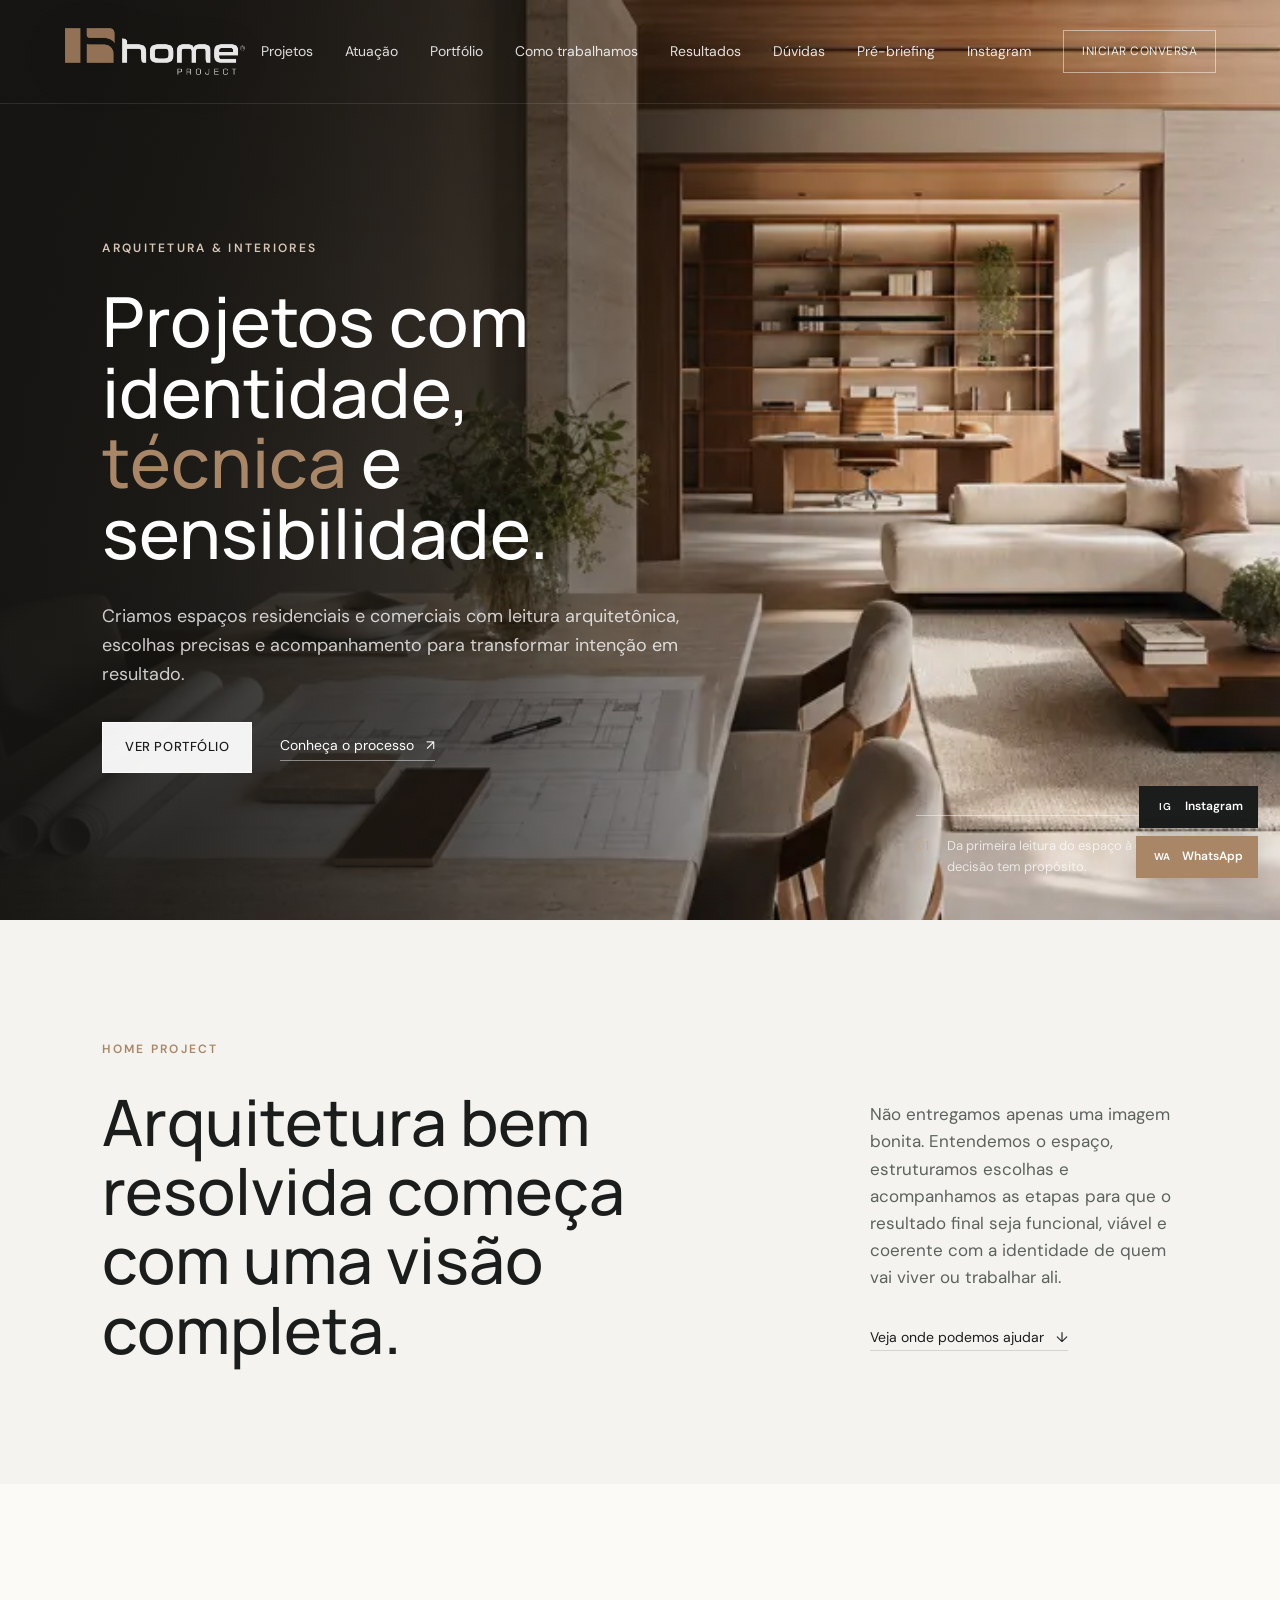
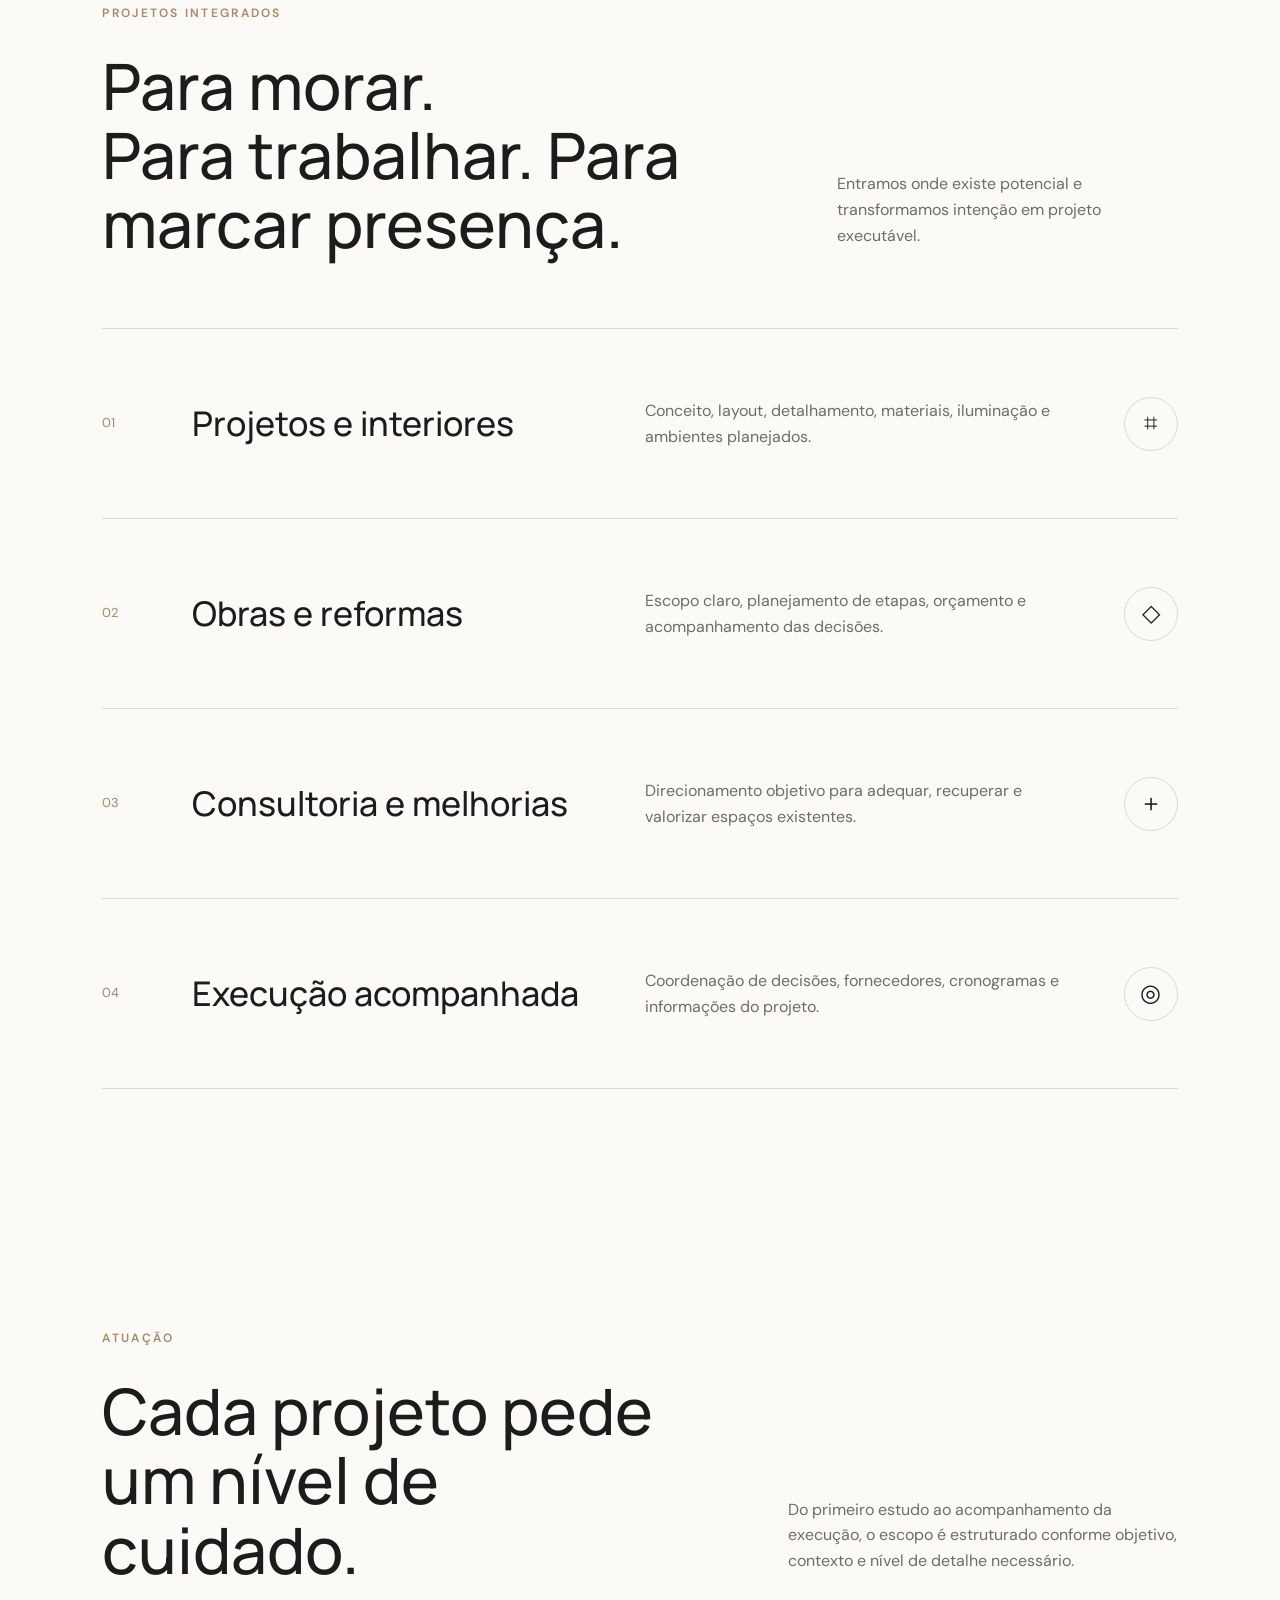
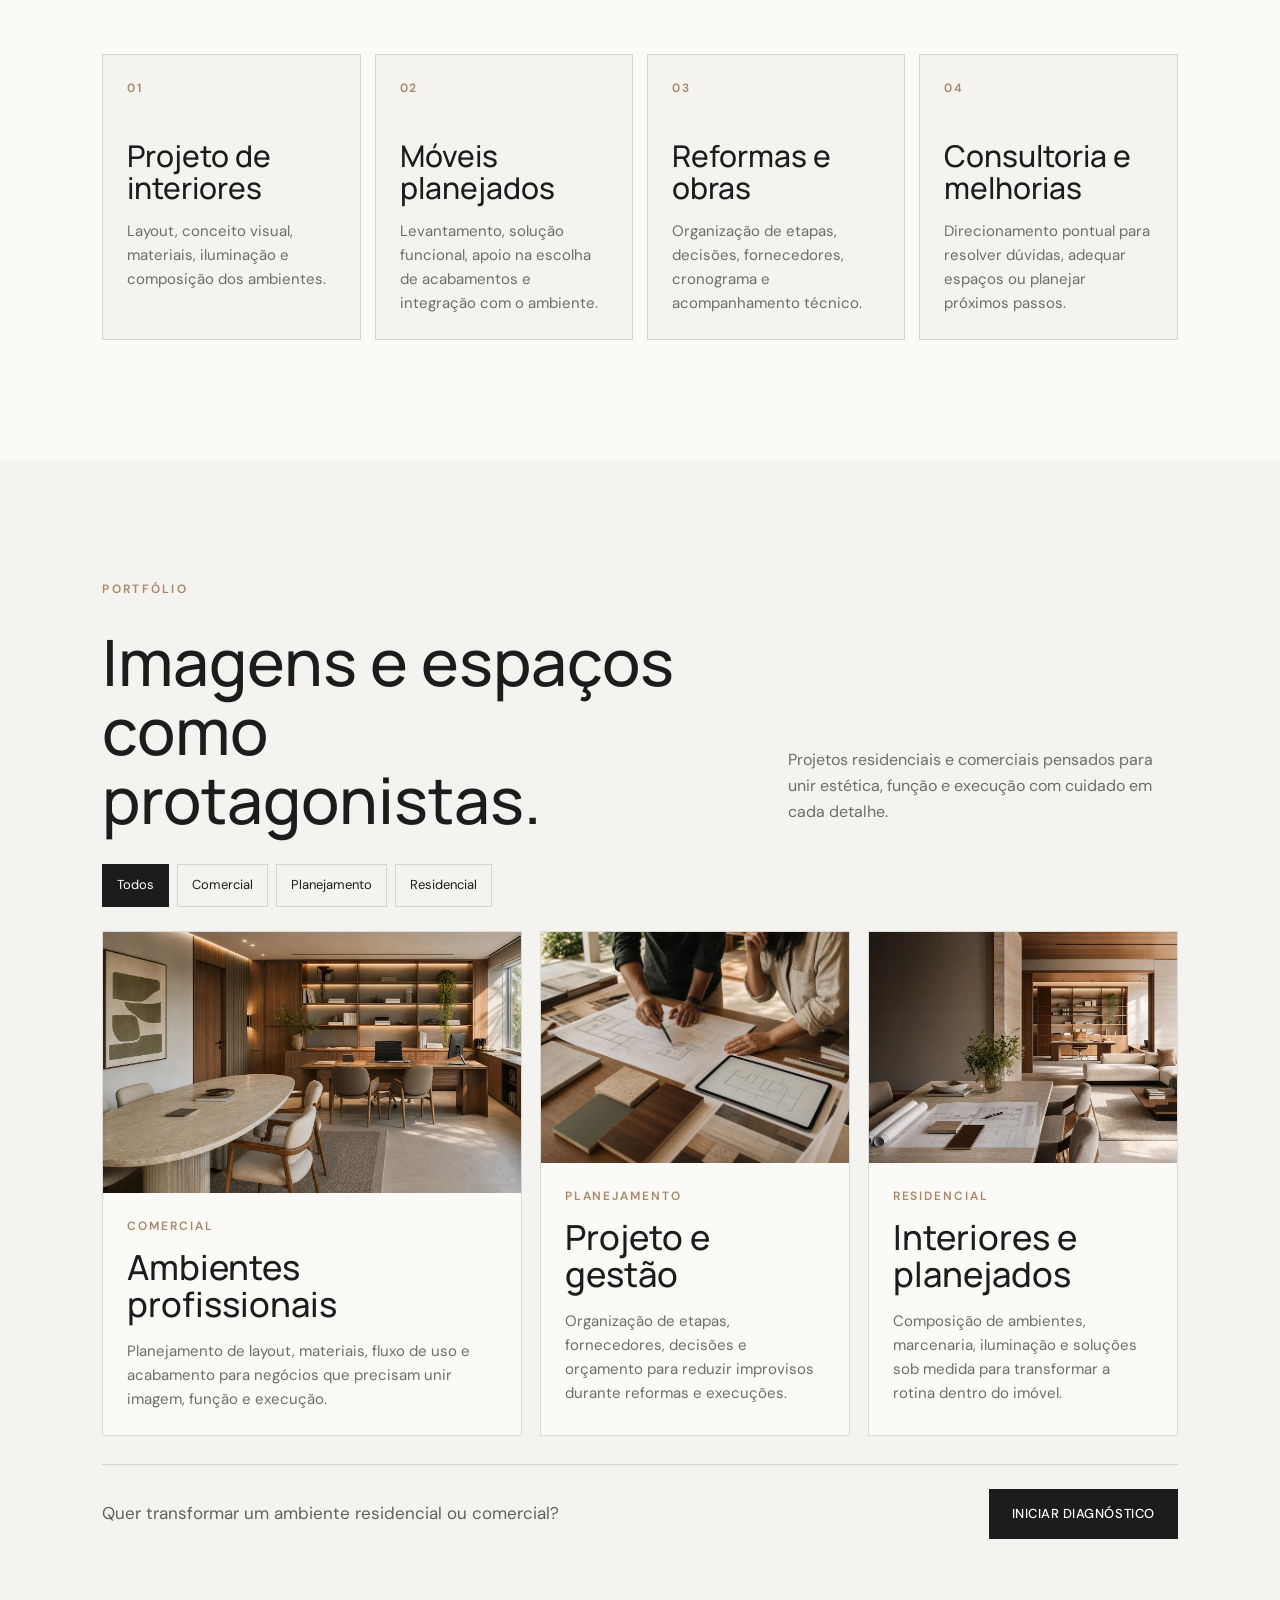
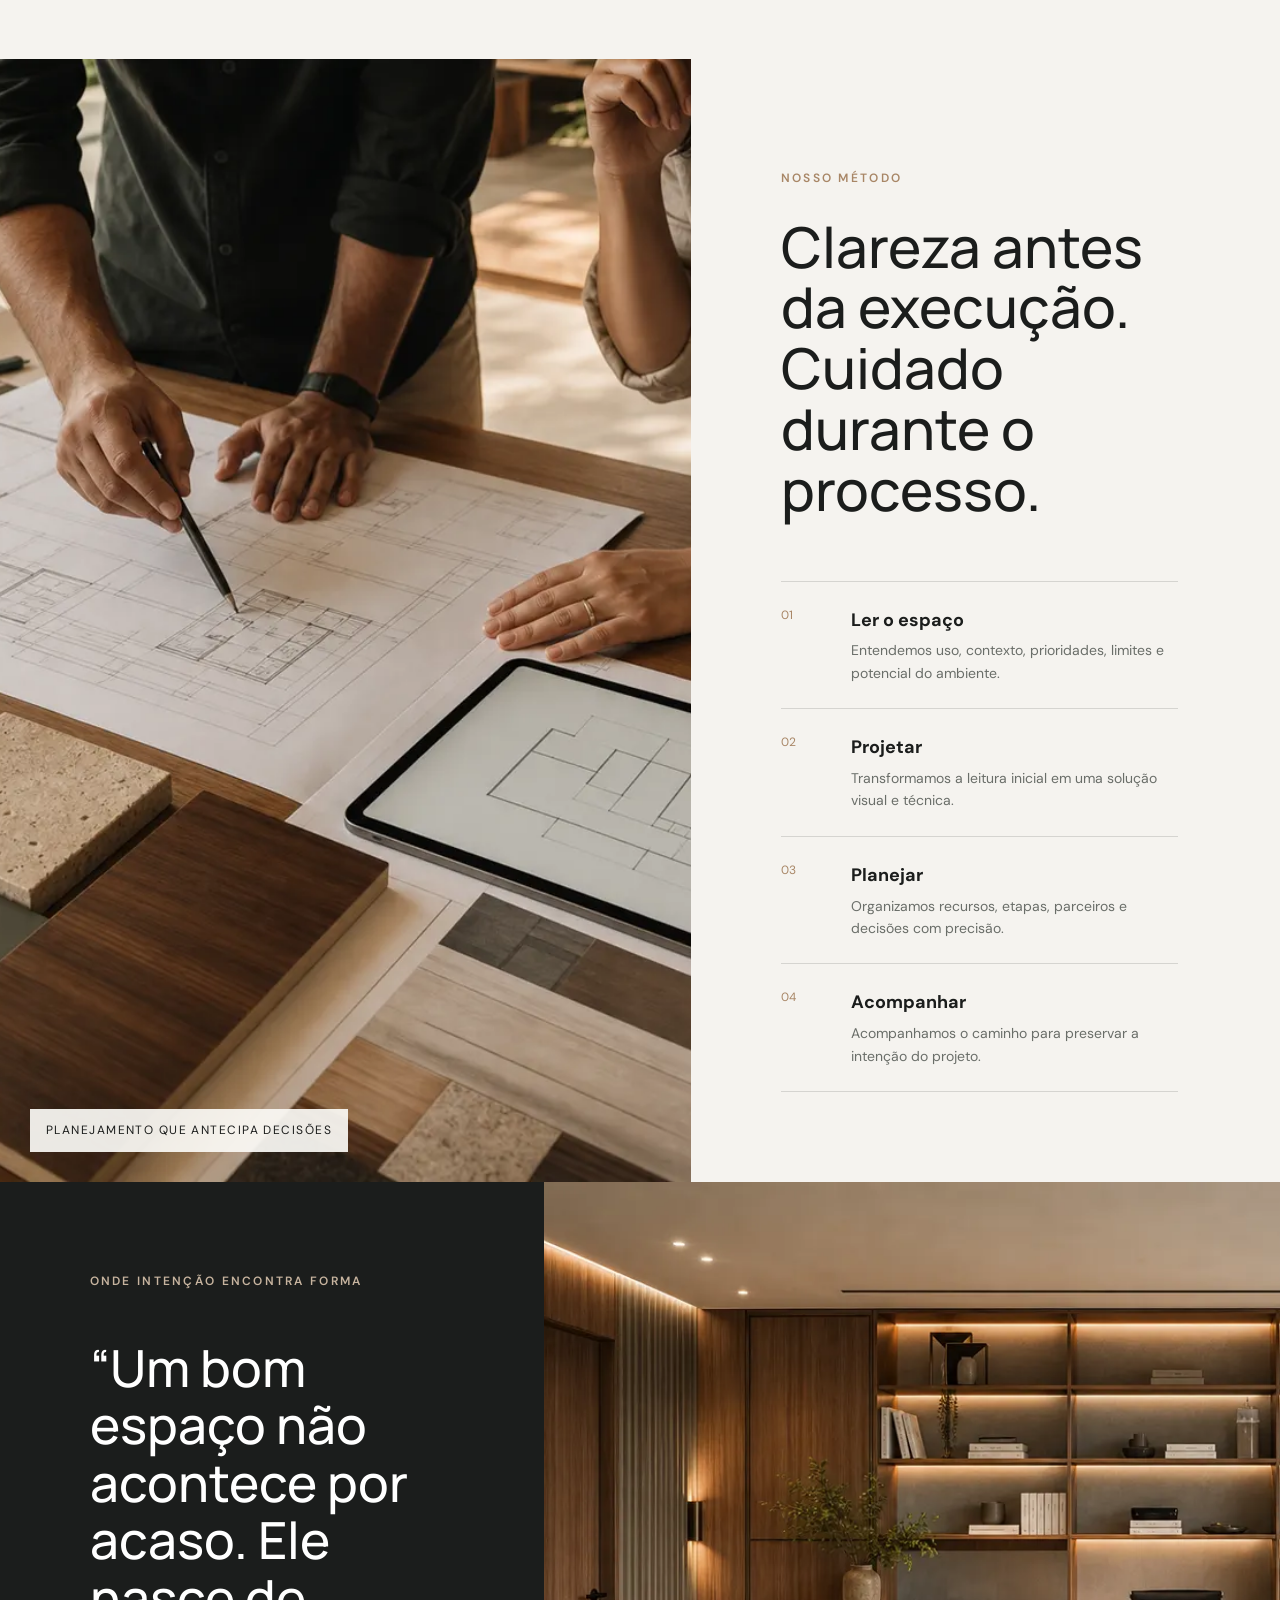
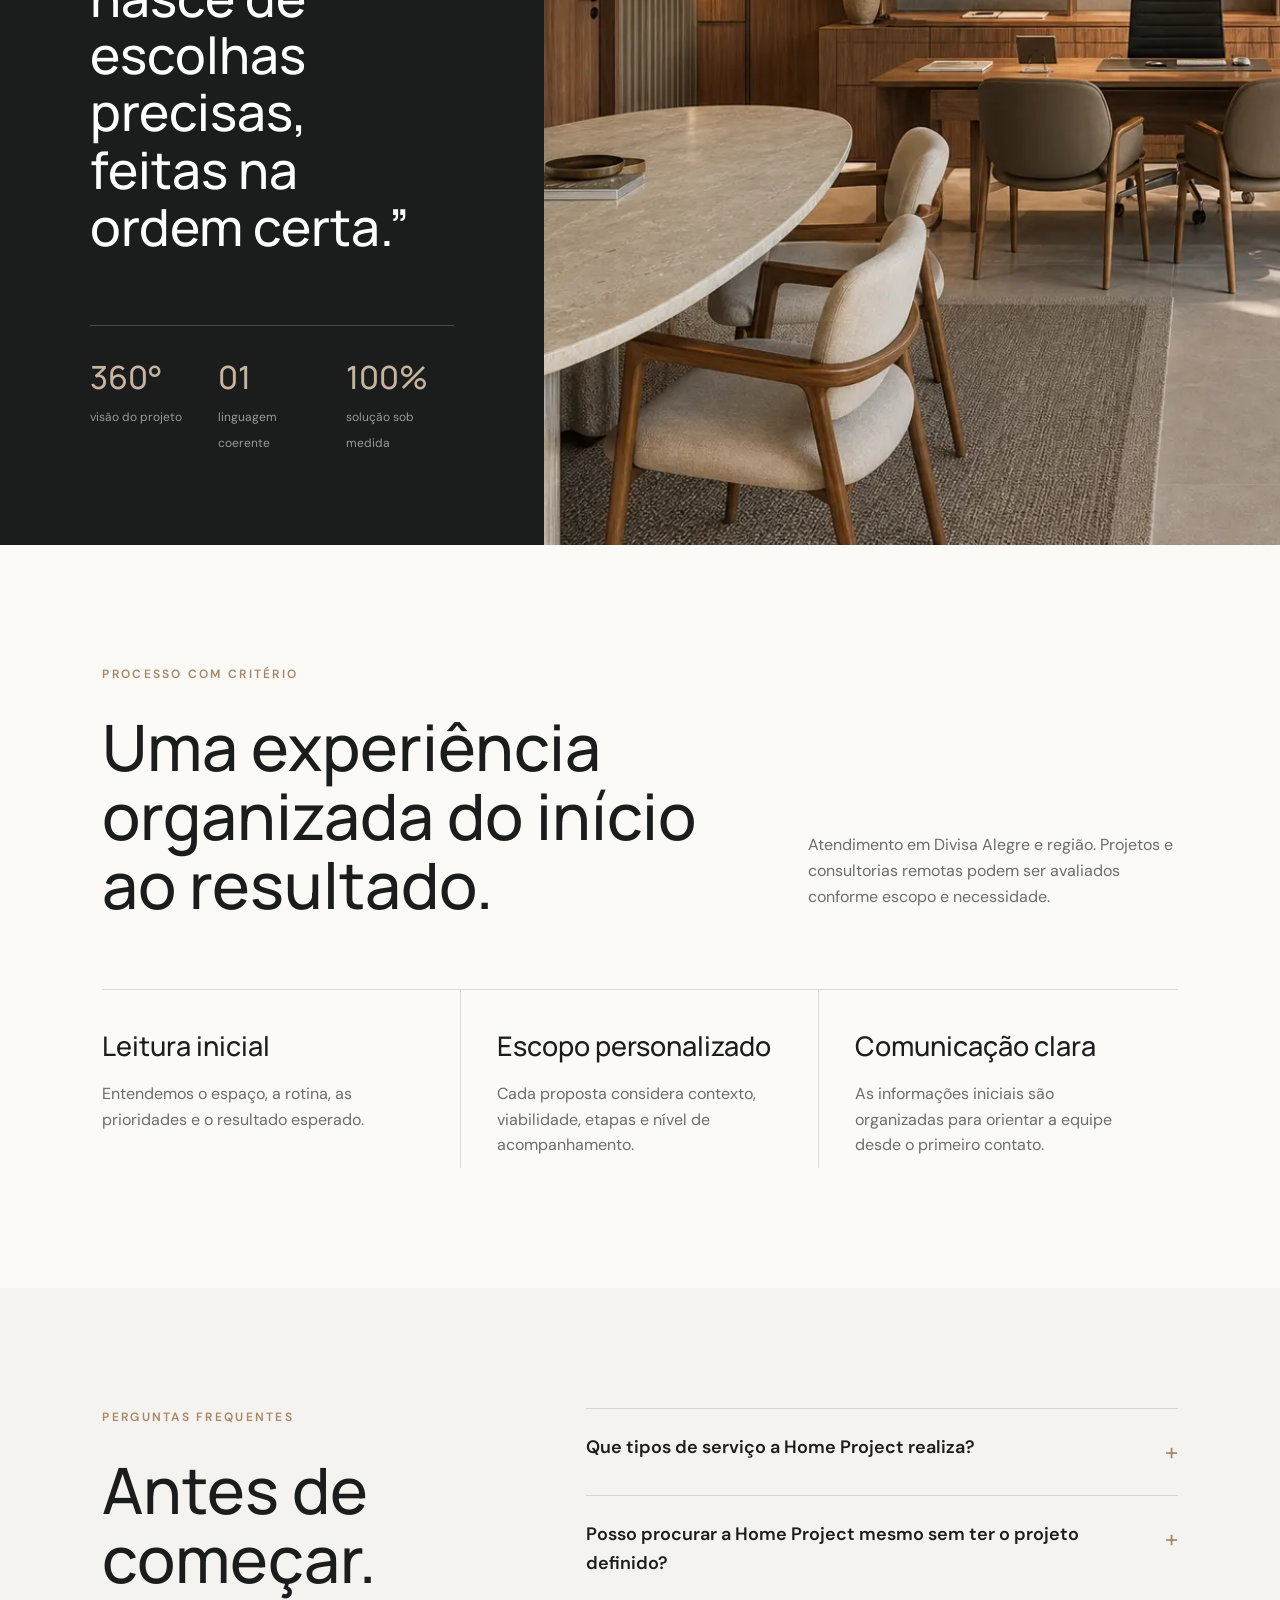
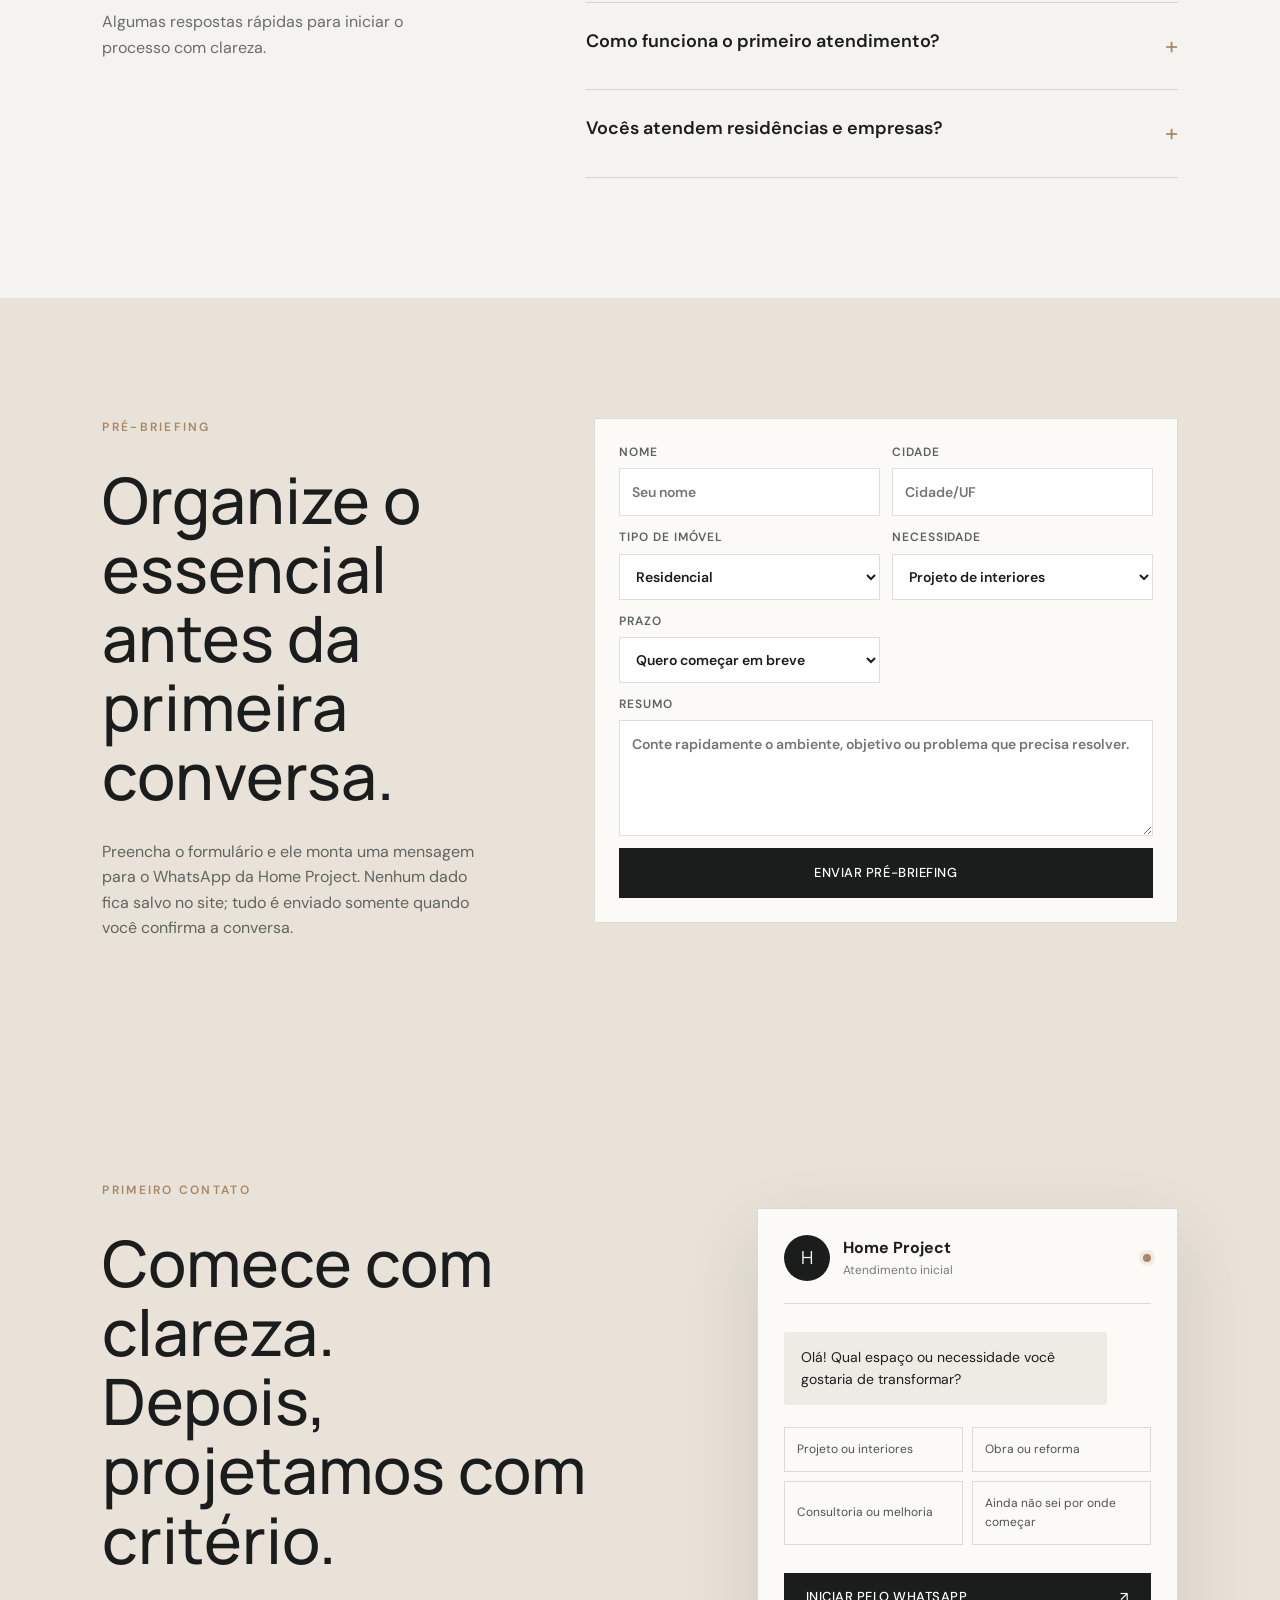
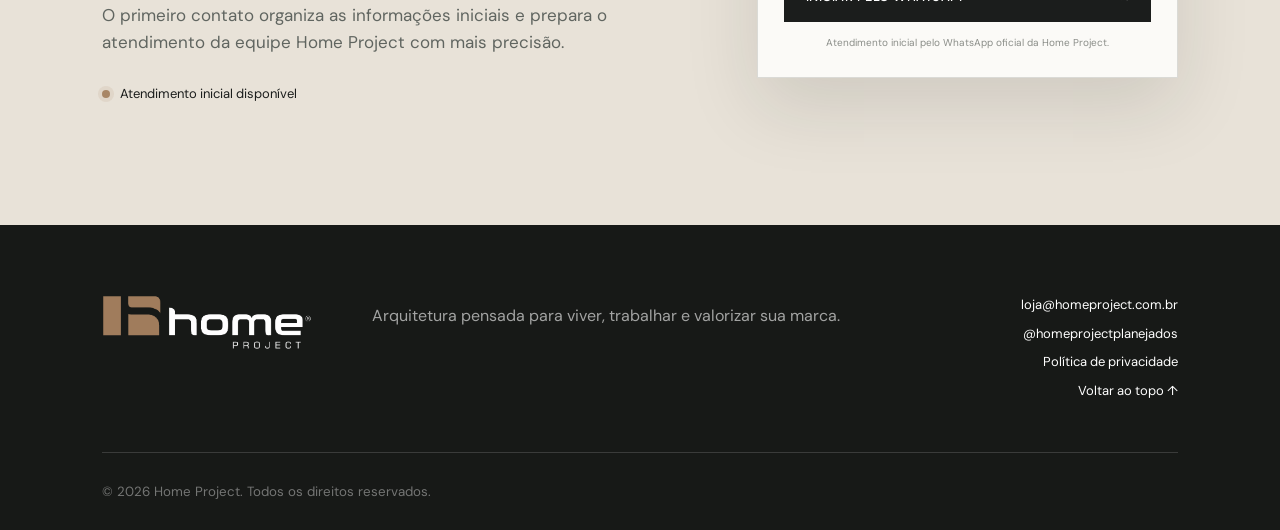
<file: index.html>
<!doctype html>
<html lang="pt-BR">
<head>
  <meta charset="utf-8">
  <meta name="viewport" content="width=device-width, initial-scale=1">
  <meta name="description" content="Arquitetura, interiores e projetos comerciais com identidade, técnica e sensibilidade pela Home Project.">
  <meta name="theme-color" content="#1e211f">
  <meta property="og:type" content="website">
  <meta property="og:locale" content="pt_BR">
  <meta property="og:title" content="Home Project | Arquitetura & Interiores">
  <meta property="og:description" content="Projetos residenciais e comerciais com estética arquitetônica premium, planejamento e execução cuidadosa.">
  <meta property="og:image" content="https://isaquegf-debug.github.io/home-project-site/assets/hero-home-project.png">
  <meta property="og:url" content="https://isaquegf-debug.github.io/home-project-site/">
  <link rel="canonical" href="https://isaquegf-debug.github.io/home-project-site/">
  <title>Home Project | Arquitetura & Interiores</title>
  <link rel="icon" type="image/png" sizes="192x192" href="assets/favicon-192.png">
  <link rel="apple-touch-icon" href="assets/favicon-192.png">
  <link rel="manifest" href="site.webmanifest">
  <link rel="preload" as="image" href="assets/hero-home-project.webp" type="image/webp">
  <link rel="preconnect" href="https://fonts.googleapis.com">
  <link rel="preconnect" href="https://fonts.gstatic.com" crossorigin>
  <link href="https://fonts.googleapis.com/css2?family=DM+Sans:wght@400;500;600&family=Manrope:wght@400;500;600&family=Playfair+Display:ital,wght@0,500;1,500&display=swap" rel="stylesheet">
  <script type="application/ld+json">
{
  "@context": "https://schema.org",
  "@type": "ProfessionalService",
  "name": "Home Project",
  "url": "https://isaquegf-debug.github.io/home-project-site/",
  "email": "loja@homeproject.com.br",
  "telephone": "+5533999919651",
  "areaServed": "Divisa Alegre, MG e região",
  "sameAs": ["https://www.instagram.com/homeprojectplanejados/"]
}
</script>
  <link rel="stylesheet" href="styles.css">
</head>
<body>
  <header class="site-header" id="inicio">
    <a class="brand" href="#inicio" aria-label="Home Project, início">
      <img src="assets/home-project-logo-header.png" alt="Home Project">
    </a>
    <button class="menu-toggle" type="button" aria-label="Abrir menu" aria-expanded="false">
      <span></span><span></span>
    </button>
    <nav class="site-nav" aria-label="Navegação principal">
      <a href="#solucoes">Projetos</a>
      <a href="#servicos">Atuação</a>
      <a href="#portfolio">Portfólio</a>
      <a href="#metodo">Como trabalhamos</a>
      <a href="#resultado">Resultados</a>
      <a href="#duvidas">Dúvidas</a>
      <a href="#briefing">Pré-briefing</a>
      <a href="https://www.instagram.com/homeprojectplanejados/" target="_blank" rel="noopener noreferrer">Instagram</a>
      <a href="#lara" class="nav-cta">Iniciar conversa</a>
    </nav>
  </header>

  <main>
    <section class="hero">
      <picture class="hero-picture">
        <source media="(max-width: 700px)" srcset="assets/hero-home-project-mobile.webp" type="image/webp">
        <source srcset="assets/hero-home-project.webp" type="image/webp">
        <img class="hero-image" src="assets/hero-home-project.png" alt="Ambiente contemporâneo planejado com materiais naturais" width="1672" height="941" fetchpriority="high">
      </picture>
      <div class="hero-shade"></div>
      <div class="hero-content">
        <p class="eyebrow">Arquitetura & Interiores</p>
        <h1>Projetos com identidade,<br><em>técnica</em> e sensibilidade.</h1>
        <p class="hero-copy">
          Criamos espaços residenciais e comerciais com leitura arquitetônica,
          escolhas precisas e acompanhamento para transformar intenção em resultado.
        </p>
        <div class="hero-actions">
          <a class="button button-primary" href="#portfolio">Ver portfólio</a>
          <a class="text-link" href="#metodo">Conheça o processo <span>↗</span></a>
        </div>
      </div>
      <div class="hero-note">
        <span>01</span>
        <p>Da primeira leitura do espaço à entrega, cada decisão tem propósito.</p>
      </div>
    </section>

    <section class="manifesto section" aria-labelledby="manifesto-title">
      <p class="section-kicker">Home Project</p>
      <div class="manifesto-grid">
        <h2 id="manifesto-title">Arquitetura bem resolvida começa com uma visão completa.</h2>
        <div>
          <p>
            Não entregamos apenas uma imagem bonita. Entendemos o espaço,
            estruturamos escolhas e acompanhamos as etapas para que o resultado final seja
            funcional, viável e coerente com a identidade de quem vai viver ou trabalhar ali.
          </p>
          <a class="text-link dark" href="#solucoes">Veja onde podemos ajudar <span>↓</span></a>
        </div>
      </div>
    </section>

    <section class="solutions section" id="solucoes" aria-labelledby="solutions-title">
      <div class="section-heading">
        <div>
          <p class="section-kicker">Projetos integrados</p>
          <h2 id="solutions-title">Para morar.<br>Para trabalhar. Para marcar presença.</h2>
        </div>
        <p>Entramos onde existe potencial e transformamos intenção em projeto executável.</p>
      </div>
      <div class="solution-list">
        <article class="solution-card">
          <span>01</span>
          <h3>Projetos e interiores</h3>
          <p>Conceito, layout, detalhamento, materiais, iluminação e ambientes planejados.</p>
          <div class="card-icon" aria-hidden="true">⌗</div>
        </article>
        <article class="solution-card">
          <span>02</span>
          <h3>Obras e reformas</h3>
          <p>Escopo claro, planejamento de etapas, orçamento e acompanhamento das decisões.</p>
          <div class="card-icon" aria-hidden="true">◇</div>
        </article>
        <article class="solution-card">
          <span>03</span>
          <h3>Consultoria e melhorias</h3>
          <p>Direcionamento objetivo para adequar, recuperar e valorizar espaços existentes.</p>
          <div class="card-icon" aria-hidden="true">＋</div>
        </article>
        <article class="solution-card">
          <span>04</span>
          <h3>Execução acompanhada</h3>
          <p>Coordenação de decisões, fornecedores, cronogramas e informações do projeto.</p>
          <div class="card-icon" aria-hidden="true">◎</div>
        </article>
      </div>
    </section>



    <section class="services section" id="servicos" aria-labelledby="services-title">
      <div class="section-heading">
        <div>
          <p class="section-kicker">Atuação</p>
          <h2 id="services-title">Cada projeto pede um nível de cuidado.</h2>
        </div>
        <p>Do primeiro estudo ao acompanhamento da execução, o escopo é estruturado conforme objetivo, contexto e nível de detalhe necessário.</p>
      </div>
      <div class="service-grid">
        <article><span>01</span><h3>Projeto de interiores</h3><p>Layout, conceito visual, materiais, iluminação e composição dos ambientes.</p></article>
        <article><span>02</span><h3>Móveis planejados</h3><p>Levantamento, solução funcional, apoio na escolha de acabamentos e integração com o ambiente.</p></article>
        <article><span>03</span><h3>Reformas e obras</h3><p>Organização de etapas, decisões, fornecedores, cronograma e acompanhamento técnico.</p></article>
        <article><span>04</span><h3>Consultoria e melhorias</h3><p>Direcionamento pontual para resolver dúvidas, adequar espaços ou planejar próximos passos.</p></article>
      </div>
    </section>
    <section class="portfolio section" id="portfolio" aria-labelledby="portfolio-title">
      <div class="section-heading">
        <div>
          <p class="section-kicker">Portfólio</p>
          <h2 id="portfolio-title">Imagens e espaços como protagonistas.</h2>
        </div>
        <p>Projetos residenciais e comerciais pensados para unir estética, função e execução com cuidado em cada detalhe.</p>
      </div>
      <div class="portfolio-filter" aria-label="Filtrar portfólio">
        <button type="button" class="is-active" data-filter="todos">Todos</button>
        <button type="button" data-filter="comercial">Comercial</button>
        <button type="button" data-filter="planejamento">Planejamento</button>
        <button type="button" data-filter="residencial">Residencial</button>
      </div>
      <div class="portfolio-grid">
        <article class="portfolio-card featured" data-category="comercial">
          <picture>
            <source srcset="assets/resultado-corporativo.webp" type="image/webp">
            <img src="assets/resultado-corporativo.png" alt="Ambiente corporativo contemporâneo finalizado" width="1536" height="1024" loading="lazy" decoding="async">
          </picture>
          <div>
            <span>Comercial</span>
            <h3>Ambientes profissionais</h3>
            <p>Planejamento de layout, materiais, fluxo de uso e acabamento para negócios que precisam unir imagem, função e execução.</p>
          </div>
        </article>
        <article class="portfolio-card">
          <picture>
            <source srcset="assets/processo-planejamento.webp" type="image/webp">
            <img src="assets/processo-planejamento.png" alt="Mesa com plantas, materiais e estudo de projeto" width="1448" height="1086" loading="lazy" decoding="async">
          </picture>
          <div>
            <span>Planejamento</span>
            <h3>Projeto e gestão</h3>
            <p>Organização de etapas, fornecedores, decisões e orçamento para reduzir improvisos durante reformas e execuções.</p>
          </div>
        </article>
        <article class="portfolio-card">
          <picture>
            <source srcset="assets/hero-home-project.webp" type="image/webp">
            <img src="assets/hero-home-project.png" alt="Ambiente planejado com linguagem contemporânea" width="1672" height="941" loading="lazy" decoding="async">
          </picture>
          <div>
            <span>Residencial</span>
            <h3>Interiores e planejados</h3>
            <p>Composição de ambientes, marcenaria, iluminação e soluções sob medida para transformar a rotina dentro do imóvel.</p>
          </div>
        </article>
      </div>
      <div class="portfolio-cta">
        <p>Quer transformar um ambiente residencial ou comercial?</p>
        <a class="button button-dark" href="#lara">Iniciar diagnóstico</a>
      </div>
    </section>
    <section class="method section" id="metodo">
      <div class="method-media reveal">
        <picture>
          <source srcset="assets/processo-planejamento.webp" type="image/webp">
          <img src="assets/processo-planejamento.png" alt="Profissionais analisando plantas, materiais e planejamento" width="1448" height="1086" loading="lazy" decoding="async">
        </picture>
        <div class="media-label">Planejamento que antecipa decisões</div>
      </div>
      <div class="method-content">
        <p class="section-kicker">Nosso método</p>
        <h2>Clareza antes da execução. Cuidado durante o processo.</h2>
        <ol class="steps">
          <li>
            <span>01</span>
            <div><strong>Ler o espaço</strong><p>Entendemos uso, contexto, prioridades, limites e potencial do ambiente.</p></div>
          </li>
          <li>
            <span>02</span>
            <div><strong>Projetar</strong><p>Transformamos a leitura inicial em uma solução visual e técnica.</p></div>
          </li>
          <li>
            <span>03</span>
            <div><strong>Planejar</strong><p>Organizamos recursos, etapas, parceiros e decisões com precisão.</p></div>
          </li>
          <li>
            <span>04</span>
            <div><strong>Acompanhar</strong><p>Acompanhamos o caminho para preservar a intenção do projeto.</p></div>
          </li>
        </ol>
      </div>
    </section>

    <section class="result section" id="resultado">
      <div class="result-copy">
        <p class="section-kicker light">Onde intenção encontra forma</p>
        <blockquote>“Um bom espaço não acontece por acaso. Ele nasce de escolhas precisas, feitas na ordem certa.”</blockquote>
        <div class="result-stats">
          <div><strong>360°</strong><span>visão do projeto</span></div>
          <div><strong>01</strong><span>linguagem coerente</span></div>
          <div><strong>100%</strong><span>solução sob medida</span></div>
        </div>
      </div>
      <div class="result-media">
        <picture>
          <source srcset="assets/resultado-corporativo.webp" type="image/webp">
          <img src="assets/resultado-corporativo.png" alt="Escritório corporativo contemporâneo concluído" width="1536" height="1024" loading="lazy" decoding="async">
        </picture>
      </div>
    </section>

    <section class="confidence section" aria-labelledby="confidence-title">
      <div class="section-heading">
        <div>
          <p class="section-kicker">Processo com critério</p>
          <h2 id="confidence-title">Uma experiência organizada do início ao resultado.</h2>
        </div>
        <p>Atendimento em Divisa Alegre e região. Projetos e consultorias remotas podem ser avaliados conforme escopo e necessidade.</p>
      </div>
      <div class="confidence-grid">
        <article>
          <strong>Leitura inicial</strong>
          <p>Entendemos o espaço, a rotina, as prioridades e o resultado esperado.</p>
        </article>
        <article>
          <strong>Escopo personalizado</strong>
          <p>Cada proposta considera contexto, viabilidade, etapas e nível de acompanhamento.</p>
        </article>
        <article>
          <strong>Comunicação clara</strong>
          <p>As informações iniciais são organizadas para orientar a equipe desde o primeiro contato.</p>
        </article>
      </div>
    </section>

    <section class="faq section" id="duvidas" aria-labelledby="faq-title">
      <div class="faq-intro">
        <p class="section-kicker">Perguntas frequentes</p>
        <h2 id="faq-title">Antes de começar.</h2>
        <p>Algumas respostas rápidas para iniciar o processo com clareza.</p>
      </div>
      <div class="faq-list">
        <details>
          <summary>Que tipos de serviço a Home Project realiza?</summary>
          <p>Projetos, interiores, ambientes planejados, planejamento de obras e reformas, melhorias, reparos e apoio na administração das etapas e fornecedores.</p>
        </details>
        <details>
          <summary>Posso procurar a Home Project mesmo sem ter o projeto definido?</summary>
          <p>Sim. O diagnóstico inicial existe justamente para organizar a necessidade, identificar prioridades e definir o melhor caminho.</p>
        </details>
        <details>
          <summary>Como funciona o primeiro atendimento?</summary>
          <p>O primeiro contato organiza as informações essenciais. Depois, a equipe avalia o caso e orienta sobre reunião, visita, levantamento ou proposta.</p>
        </details>
        <details>
          <summary>Vocês atendem residências e empresas?</summary>
          <p>Sim. As soluções são estruturadas conforme o uso do imóvel, o objetivo do cliente e a complexidade necessária.</p>
        </details>
      </div>
    </section>


    <section class="briefing section" id="briefing" aria-labelledby="briefing-title">
      <div class="briefing-copy">
        <p class="section-kicker">Pré-briefing</p>
        <h2 id="briefing-title">Organize o essencial antes da primeira conversa.</h2>
        <p>Preencha o formulário e ele monta uma mensagem para o WhatsApp da Home Project. Nenhum dado fica salvo no site; tudo é enviado somente quando você confirma a conversa.</p>
      </div>
      <form class="briefing-form" id="briefing-form">
        <label>Nome<input name="nome" autocomplete="name" placeholder="Seu nome"></label>
        <label>Cidade<input name="cidade" autocomplete="address-level2" placeholder="Cidade/UF"></label>
        <label>Tipo de imóvel<select name="imovel"><option>Residencial</option><option>Comercial</option><option>Consultório / clínica</option><option>Outro</option></select></label>
        <label>Necessidade<select name="necessidade"><option>Projeto de interiores</option><option>Móveis planejados</option><option>Obra ou reforma</option><option>Consultoria ou melhoria</option><option>Ainda não sei</option></select></label>
        <label>Prazo<select name="prazo"><option>Quero começar em breve</option><option>Estou planejando para os próximos meses</option><option>Preciso entender etapas e valores</option></select></label>
        <label class="full">Resumo<textarea name="resumo" rows="4" placeholder="Conte rapidamente o ambiente, objetivo ou problema que precisa resolver."></textarea></label>
        <button class="button button-dark" type="submit">Enviar pré-briefing</button>
      </form>
    </section>
    <section class="lara section" id="lara">
      <div class="lara-intro">
        <p class="section-kicker">Primeiro contato</p>
        <h2>Comece com clareza.<br>Depois, projetamos com critério.</h2>
        <p>
          O primeiro contato organiza as informações iniciais e prepara o atendimento
          da equipe Home Project com mais precisão.
        </p>
        <div class="lara-availability"><i></i> Atendimento inicial disponível</div>
      </div>
      <div class="chat-card">
        <div class="chat-header">
          <div class="lara-avatar">H</div>
          <div><strong>Home Project</strong><span>Atendimento inicial</span></div>
          <i></i>
        </div>
        <div class="chat-body">
          <div class="message">Olá! Qual espaço ou necessidade você gostaria de transformar?</div>
          <div class="quick-options">
            <button type="button">Projeto ou interiores</button>
            <button type="button">Obra ou reforma</button>
            <button type="button">Consultoria ou melhoria</button>
            <button type="button">Ainda não sei por onde começar</button>
          </div>
        </div>
        <a class="button button-chat" id="lara-link"
          href="https://wa.me/5533999919651?text=Ol%C3%A1.%20Gostaria%20de%20conversar%20com%20a%20Home%20Project%20sobre%20um%20projeto."
          target="_blank" rel="noopener noreferrer">
          Iniciar pelo WhatsApp
          <span>↗</span>
        </a>
        <small>Atendimento inicial pelo WhatsApp oficial da Home Project.</small>
      </div>
    </section>
  </main>

  <aside class="floating-contact" aria-label="Canais de contato">
    <a class="floating-instagram" href="https://www.instagram.com/homeprojectplanejados/" target="_blank" rel="noopener noreferrer" aria-label="Abrir Instagram da Home Project">
      <span class="floating-icon" aria-hidden="true">IG</span>
      <span class="floating-label">Instagram</span>
    </a>
    <a class="floating-whatsapp" href="https://wa.me/5533999919651?text=Ol%C3%A1.%20Gostaria%20de%20conversar%20com%20a%20Home%20Project%20sobre%20um%20projeto." target="_blank" rel="noopener noreferrer" aria-label="Conversar com a Home Project pelo WhatsApp">
      <span class="floating-icon" aria-hidden="true">WA</span>
      <span class="floating-label">WhatsApp</span>
    </a>
  </aside>

  <footer class="site-footer">
    <img src="assets/home-project-logo-header.png" alt="Home Project">
    <p>Arquitetura pensada para viver, trabalhar e valorizar sua marca.</p>
    <div>
      <a href="mailto:loja@homeproject.com.br">loja@homeproject.com.br</a>
      <a href="https://www.instagram.com/homeprojectplanejados/" target="_blank" rel="noopener noreferrer">@homeprojectplanejados</a>
      <a href="privacidade.html">Política de privacidade</a>
      <a href="#inicio">Voltar ao topo ↑</a>
    </div>
    <small>© <span id="year"></span> Home Project. Todos os direitos reservados.</small>
  </footer>

  <script src="script.js" defer></script>
</body>
</html>
</file>
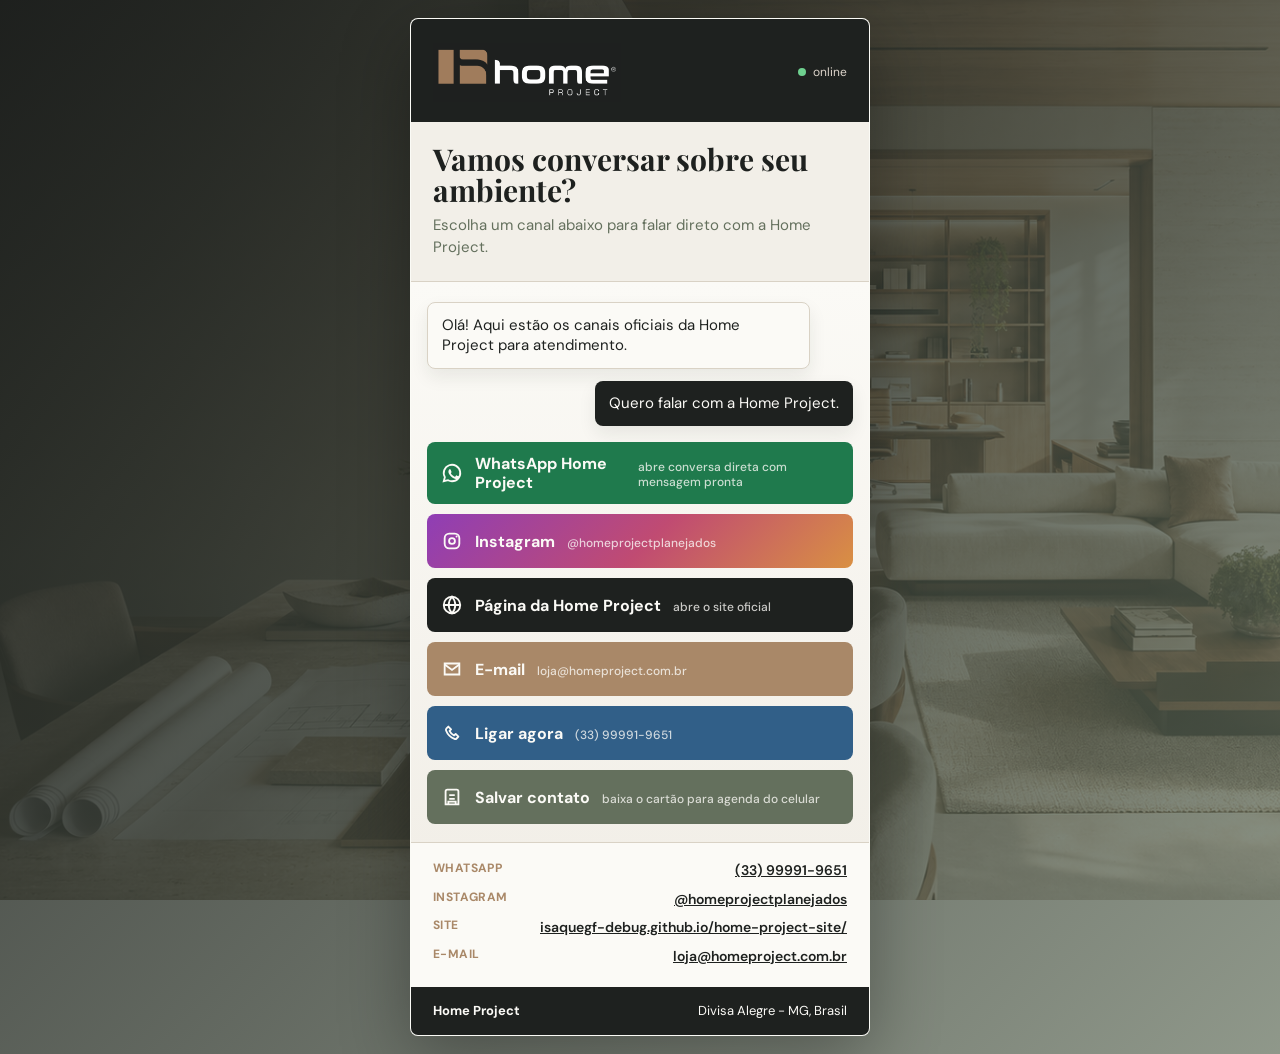
<file: cartao-contato.html>
<!doctype html>
<html lang="pt-BR">
<head>
  <meta charset="utf-8">
  <meta name="viewport" content="width=device-width, initial-scale=1">
  <meta name="description" content="Cartao digital de contato da Home Project com WhatsApp, Instagram, site e e-mail.">
  <meta property="og:title" content="Home Project | Cartao de contato">
  <meta property="og:description" content="Fale com a Home Project pelo WhatsApp, Instagram, site ou e-mail.">
  <meta property="og:image" content="https://isaquegf-debug.github.io/home-project-site/assets/home-project-logo.png">
  <meta property="og:type" content="website">
  <title>Home Project | Cartao de contato</title>
  <link rel="canonical" href="https://isaquegf-debug.github.io/home-project-site/cartao-contato.html">
  <link rel="icon" type="image/png" sizes="192x192" href="assets/favicon-192.png">
  <link rel="preconnect" href="https://fonts.googleapis.com">
  <link rel="preconnect" href="https://fonts.gstatic.com" crossorigin>
  <link href="https://fonts.googleapis.com/css2?family=DM+Sans:wght@400;500;600;700&family=Playfair+Display:wght@600;700&display=swap" rel="stylesheet">
  <style>
    :root {
      --grafite: #1E211F;
      --marfim: #F2EFE8;
      --papel: #FBFAF6;
      --bronze: #A98868;
      --oliva: #64705D;
      --linha: #D9D2C5;
      --verde: #1F7A4D;
      --azul: #315F88;
    }

    * { box-sizing: border-box; }

    html { scroll-behavior: smooth; }

    body {
      margin: 0;
      min-height: 100vh;
      display: grid;
      place-items: center;
      padding: 18px;
      font-family: "DM Sans", Arial, sans-serif;
      color: var(--grafite);
      background:
        linear-gradient(135deg, rgba(30, 33, 31, .92), rgba(100, 112, 93, .72)),
        url("assets/hero-home-project.png") center / cover fixed;
    }

    main {
      width: min(100%, 460px);
      background: var(--papel);
      border: 1px solid rgba(251, 250, 246, .42);
      border-radius: 8px;
      overflow: hidden;
      box-shadow: 0 22px 70px rgba(0, 0, 0, .32);
    }

    header {
      padding: 24px 22px 20px;
      background: var(--grafite);
      color: var(--papel);
    }

    .brand {
      display: flex;
      align-items: center;
      gap: 14px;
    }

    .brand img {
      width: 188px;
      max-width: 72%;
      height: auto;
      display: block;
    }

    .status {
      margin-left: auto;
      display: inline-flex;
      align-items: center;
      gap: 7px;
      font-size: 12px;
      color: #dcd4ca;
      white-space: nowrap;
    }

    .status::before {
      content: "";
      width: 8px;
      height: 8px;
      border-radius: 50%;
      background: #6ed08f;
    }

    .intro {
      padding: 22px;
      background: var(--marfim);
      border-bottom: 1px solid var(--linha);
    }

    h1 {
      margin: 0 0 8px;
      font-family: "Playfair Display", Georgia, serif;
      font-size: 30px;
      line-height: 1.06;
      letter-spacing: 0;
    }

    .intro p {
      margin: 0;
      color: var(--oliva);
      font-size: 15px;
      line-height: 1.45;
    }

    .chat {
      display: grid;
      gap: 12px;
      padding: 20px 16px 18px;
      background:
        linear-gradient(180deg, rgba(251, 250, 246, .96), rgba(242, 239, 232, .98));
    }

    .bubble {
      width: fit-content;
      max-width: 90%;
      padding: 12px 14px;
      border-radius: 8px;
      font-size: 15px;
      line-height: 1.38;
      box-shadow: 0 8px 18px rgba(30, 33, 31, .08);
    }

    .bubble.home {
      background: var(--papel);
      border: 1px solid var(--linha);
    }

    .bubble.client {
      justify-self: end;
      background: var(--grafite);
      color: var(--papel);
    }

    .actions {
      display: grid;
      gap: 10px;
      margin-top: 4px;
    }

    .action {
      display: flex;
      align-items: center;
      min-height: 54px;
      gap: 12px;
      padding: 12px 14px;
      border-radius: 8px;
      color: var(--papel);
      background: var(--grafite);
      text-decoration: none;
      font-weight: 700;
      line-height: 1.2;
      transition: transform .16s ease, filter .16s ease;
    }

    .action:hover,
    .action:focus-visible {
      transform: translateY(-1px);
      filter: brightness(1.04);
      outline: none;
    }

    .action svg {
      width: 22px;
      height: 22px;
      flex: 0 0 auto;
    }

    .action span {
      display: block;
      font-size: 12px;
      margin-top: 3px;
      color: rgba(251, 250, 246, .78);
      font-weight: 500;
    }

    .whatsapp { background: var(--verde); }
    .instagram { background: linear-gradient(135deg, #8f3eb5, #c04b72 52%, #d99043); }
    .site { background: var(--grafite); }
    .email { background: var(--bronze); }
    .phone { background: var(--azul); }
    .contact { background: var(--oliva); }

    .details {
      display: grid;
      gap: 10px;
      padding: 18px 22px 22px;
      border-top: 1px solid var(--linha);
      background: var(--papel);
    }

    .line {
      display: flex;
      justify-content: space-between;
      gap: 16px;
      font-size: 14px;
      line-height: 1.32;
    }

    .line strong {
      color: var(--bronze);
      text-transform: uppercase;
      font-size: 12px;
      letter-spacing: .4px;
    }

    .line a {
      color: var(--grafite);
      text-align: right;
      overflow-wrap: anywhere;
      font-weight: 600;
    }

    footer {
      padding: 15px 22px;
      background: var(--grafite);
      color: var(--papel);
      display: flex;
      justify-content: space-between;
      gap: 14px;
      font-size: 13px;
      line-height: 1.35;
    }

    @media (max-width: 390px) {
      body { padding: 10px; }
      header, .intro, .details, footer { padding-left: 16px; padding-right: 16px; }
      h1 { font-size: 26px; }
      .brand img { width: 156px; }
      .status { display: none; }
      .line { display: block; }
      .line a { display: block; margin-top: 3px; text-align: left; }
      footer { display: block; }
      footer span { display: block; margin-top: 5px; }
    }
  </style>
</head>
<body>
  <main aria-label="Cartao digital de contato da Home Project">
    <header>
      <div class="brand">
        <img src="assets/home-project-logo.png" alt="Home Project">
        <span class="status">online</span>
      </div>
    </header>

    <section class="intro">
      <h1>Vamos conversar sobre seu ambiente?</h1>
      <p>Escolha um canal abaixo para falar direto com a Home Project.</p>
    </section>

    <section class="chat" aria-label="Canais clicaveis">
      <div class="bubble home">Olá! Aqui estão os canais oficiais da Home Project para atendimento.</div>
      <div class="bubble client">Quero falar com a Home Project.</div>

      <nav class="actions" aria-label="Links principais">
        <a class="action whatsapp" href="https://wa.me/5533999919651?text=Ol%C3%A1%2C%20gostaria%20de%20conversar%20com%20a%20Home%20Project." target="_blank" rel="noopener noreferrer">
          <svg viewBox="0 0 24 24" fill="none" aria-hidden="true"><path d="M12 21a8.9 8.9 0 0 1-4.32-1.12L3 21l1.2-4.5A9 9 0 1 1 12 21Z" stroke="currentColor" stroke-width="2"/><path d="M8.7 8.4c.2-.45.38-.47.68-.47h.5c.18 0 .44.07.68.54.25.58.82 2 .9 2.14.07.16.12.34.02.54-.15.31-.3.45-.54.72-.14.14-.3.3-.12.6.18.3.78 1.28 1.68 2.07 1.16 1.03 2.07 1.35 2.38 1.5.3.16.48.14.66-.08.2-.22.76-.88.96-1.18.2-.3.4-.25.68-.15.28.1 1.78.84 2.08 1 .3.15.5.22.58.34.08.12.08.7-.16 1.36-.24.66-1.38 1.28-1.94 1.36-.5.08-1.14.12-1.84-.12-.42-.14-.96-.32-1.66-.62-2.92-1.26-4.82-4.18-4.96-4.38-.14-.2-1.18-1.56-1.18-2.98 0-1.42.74-2.12 1-2.38Z" fill="currentColor"/></svg>
          WhatsApp Home Project <span>abre conversa direta com mensagem pronta</span>
        </a>

        <a class="action instagram" href="https://www.instagram.com/homeprojectplanejados/" target="_blank" rel="noopener noreferrer">
          <svg viewBox="0 0 24 24" fill="none" aria-hidden="true"><rect x="4" y="4" width="16" height="16" rx="5" stroke="currentColor" stroke-width="2"/><circle cx="12" cy="12" r="3.2" stroke="currentColor" stroke-width="2"/><circle cx="17" cy="7" r="1.1" fill="currentColor"/></svg>
          Instagram <span>@homeprojectplanejados</span>
        </a>

        <a class="action site" href="https://isaquegf-debug.github.io/home-project-site/" target="_blank" rel="noopener noreferrer">
          <svg viewBox="0 0 24 24" fill="none" aria-hidden="true"><circle cx="12" cy="12" r="9" stroke="currentColor" stroke-width="2"/><path d="M3.5 12h17M12 3c2.4 2.7 3.6 5.7 3.6 9S14.4 18.3 12 21c-2.4-2.7-3.6-5.7-3.6-9S9.6 5.7 12 3Z" stroke="currentColor" stroke-width="2"/></svg>
          Página da Home Project <span>abre o site oficial</span>
        </a>

        <a class="action email" href="mailto:loja@homeproject.com.br?subject=Contato%20pelo%20cart%C3%A3o%20digital%20Home%20Project">
          <svg viewBox="0 0 24 24" fill="none" aria-hidden="true"><path d="M4 6h16v12H4V6Z" stroke="currentColor" stroke-width="2"/><path d="m4 7 8 6 8-6" stroke="currentColor" stroke-width="2"/></svg>
          E-mail <span>loja@homeproject.com.br</span>
        </a>

        <a class="action phone" href="tel:+5533999919651">
          <svg viewBox="0 0 24 24" fill="none" aria-hidden="true"><path d="M8 5 6 7c-.6.6-.8 1.5-.5 2.3 1.7 4.4 4.8 7.5 9.2 9.2.8.3 1.7.1 2.3-.5l2-2-3-3-1.7 1.7c-2.2-1-4-2.8-5-5L11 8 8 5Z" stroke="currentColor" stroke-width="2" stroke-linejoin="round"/></svg>
          Ligar agora <span>(33) 99991-9651</span>
        </a>

        <a class="action contact" href="home-project-contato.vcf">
          <svg viewBox="0 0 24 24" fill="none" aria-hidden="true"><path d="M7 4h10a2 2 0 0 1 2 2v14H5V6a2 2 0 0 1 2-2Z" stroke="currentColor" stroke-width="2"/><path d="M9 10h6M9 14h6M8 20v-3h8v3" stroke="currentColor" stroke-width="2"/></svg>
          Salvar contato <span>baixa o cartão para agenda do celular</span>
        </a>
      </nav>
    </section>

    <section class="details" aria-label="Contatos em texto">
      <div class="line"><strong>WhatsApp</strong><a href="https://wa.me/5533999919651" target="_blank" rel="noopener noreferrer">(33) 99991-9651</a></div>
      <div class="line"><strong>Instagram</strong><a href="https://www.instagram.com/homeprojectplanejados/" target="_blank" rel="noopener noreferrer">@homeprojectplanejados</a></div>
      <div class="line"><strong>Site</strong><a href="https://isaquegf-debug.github.io/home-project-site/" target="_blank" rel="noopener noreferrer">isaquegf-debug.github.io/home-project-site/</a></div>
      <div class="line"><strong>E-mail</strong><a href="mailto:loja@homeproject.com.br">loja@homeproject.com.br</a></div>
    </section>

    <footer>
      <strong>Home Project</strong>
      <span>Divisa Alegre - MG, Brasil</span>
    </footer>
  </main>
</body>
</html>
</file>
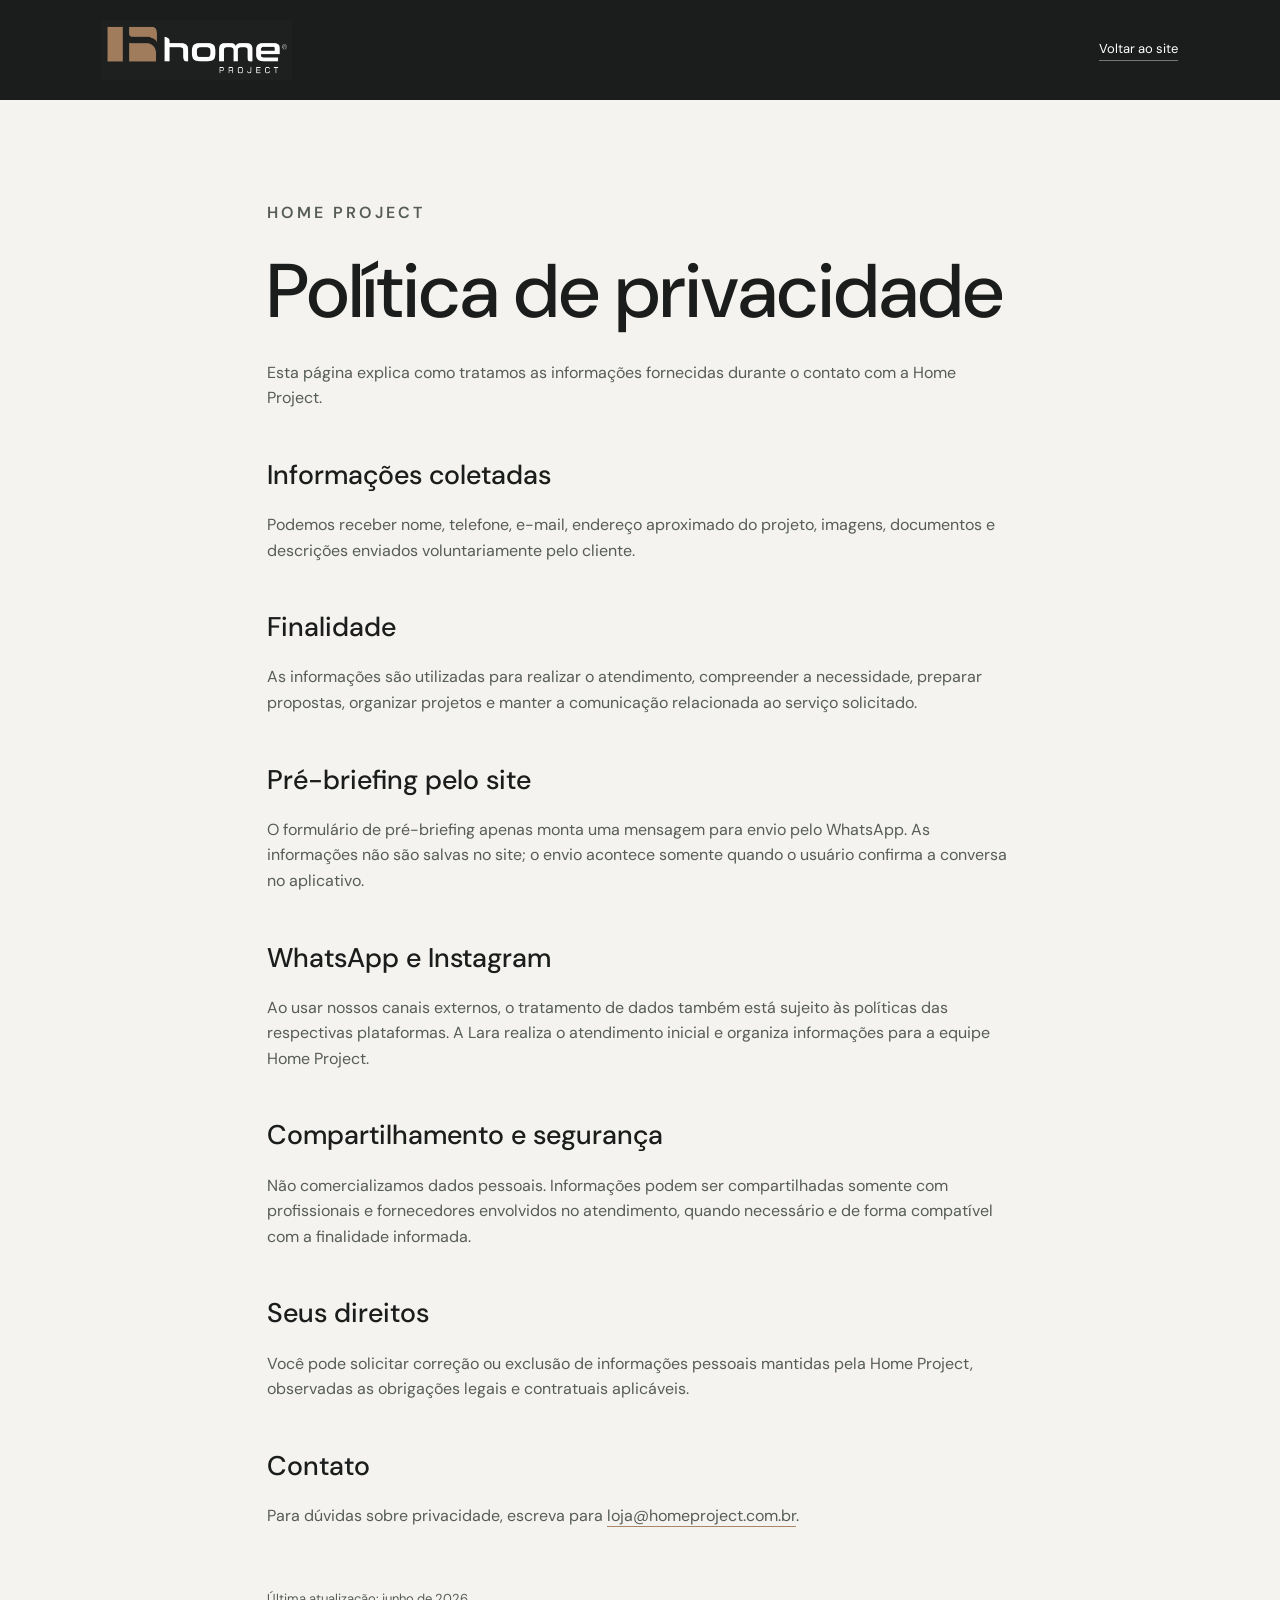
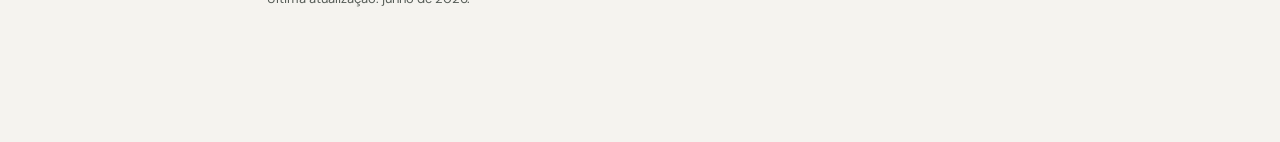
<file: privacidade.html>
<!doctype html>
<html lang="pt-BR">
<head>
  <meta charset="utf-8">
  <meta name="viewport" content="width=device-width, initial-scale=1">
  <meta name="description" content="Política de privacidade da Home Project.">
  <meta name="theme-color" content="#1e211f">
  <title>Política de Privacidade | Home Project</title>
  <link rel="canonical" href="https://isaquegf-debug.github.io/home-project-site/privacidade.html">
  <link rel="icon" type="image/png" sizes="192x192" href="assets/favicon-192.png">
  <link rel="preconnect" href="https://fonts.googleapis.com">
  <link rel="preconnect" href="https://fonts.gstatic.com" crossorigin>
  <link href="https://fonts.googleapis.com/css2?family=DM+Sans:wght@400;500;600&family=Playfair+Display:wght@500&display=swap" rel="stylesheet">
  <link rel="stylesheet" href="styles.css">
</head>
<body class="legal-page">
  <header class="legal-header">
    <a href="index.html" aria-label="Voltar ao site Home Project">
      <img src="assets/home-project-logo.png" alt="Home Project">
    </a>
    <a href="index.html">Voltar ao site</a>
  </header>
  <main class="legal-content">
    <p class="section-kicker">Home Project</p>
    <h1>Política de privacidade</h1>
    <p>Esta página explica como tratamos as informações fornecidas durante o contato com a Home Project.</p>

    <h2>Informações coletadas</h2>
    <p>Podemos receber nome, telefone, e-mail, endereço aproximado do projeto, imagens, documentos e descrições enviados voluntariamente pelo cliente.</p>

    <h2>Finalidade</h2>
    <p>As informações são utilizadas para realizar o atendimento, compreender a necessidade, preparar propostas, organizar projetos e manter a comunicação relacionada ao serviço solicitado.</p>

    <h2>Pré-briefing pelo site</h2>
<p>O formulário de pré-briefing apenas monta uma mensagem para envio pelo WhatsApp. As informações não são salvas no site; o envio acontece somente quando o usuário confirma a conversa no aplicativo.</p>

    <h2>WhatsApp e Instagram</h2>
    <p>Ao usar nossos canais externos, o tratamento de dados também está sujeito às políticas das respectivas plataformas. A Lara realiza o atendimento inicial e organiza informações para a equipe Home Project.</p>

    <h2>Compartilhamento e segurança</h2>
    <p>Não comercializamos dados pessoais. Informações podem ser compartilhadas somente com profissionais e fornecedores envolvidos no atendimento, quando necessário e de forma compatível com a finalidade informada.</p>

    <h2>Seus direitos</h2>
    <p>Você pode solicitar correção ou exclusão de informações pessoais mantidas pela Home Project, observadas as obrigações legais e contratuais aplicáveis.</p>

    <h2>Contato</h2>
    <p>Para dúvidas sobre privacidade, escreva para <a href="mailto:loja@homeproject.com.br">loja@homeproject.com.br</a>.</p>
    <p class="legal-update">Última atualização: junho de 2026.</p>
  </main>
</body>
</html>
</file>
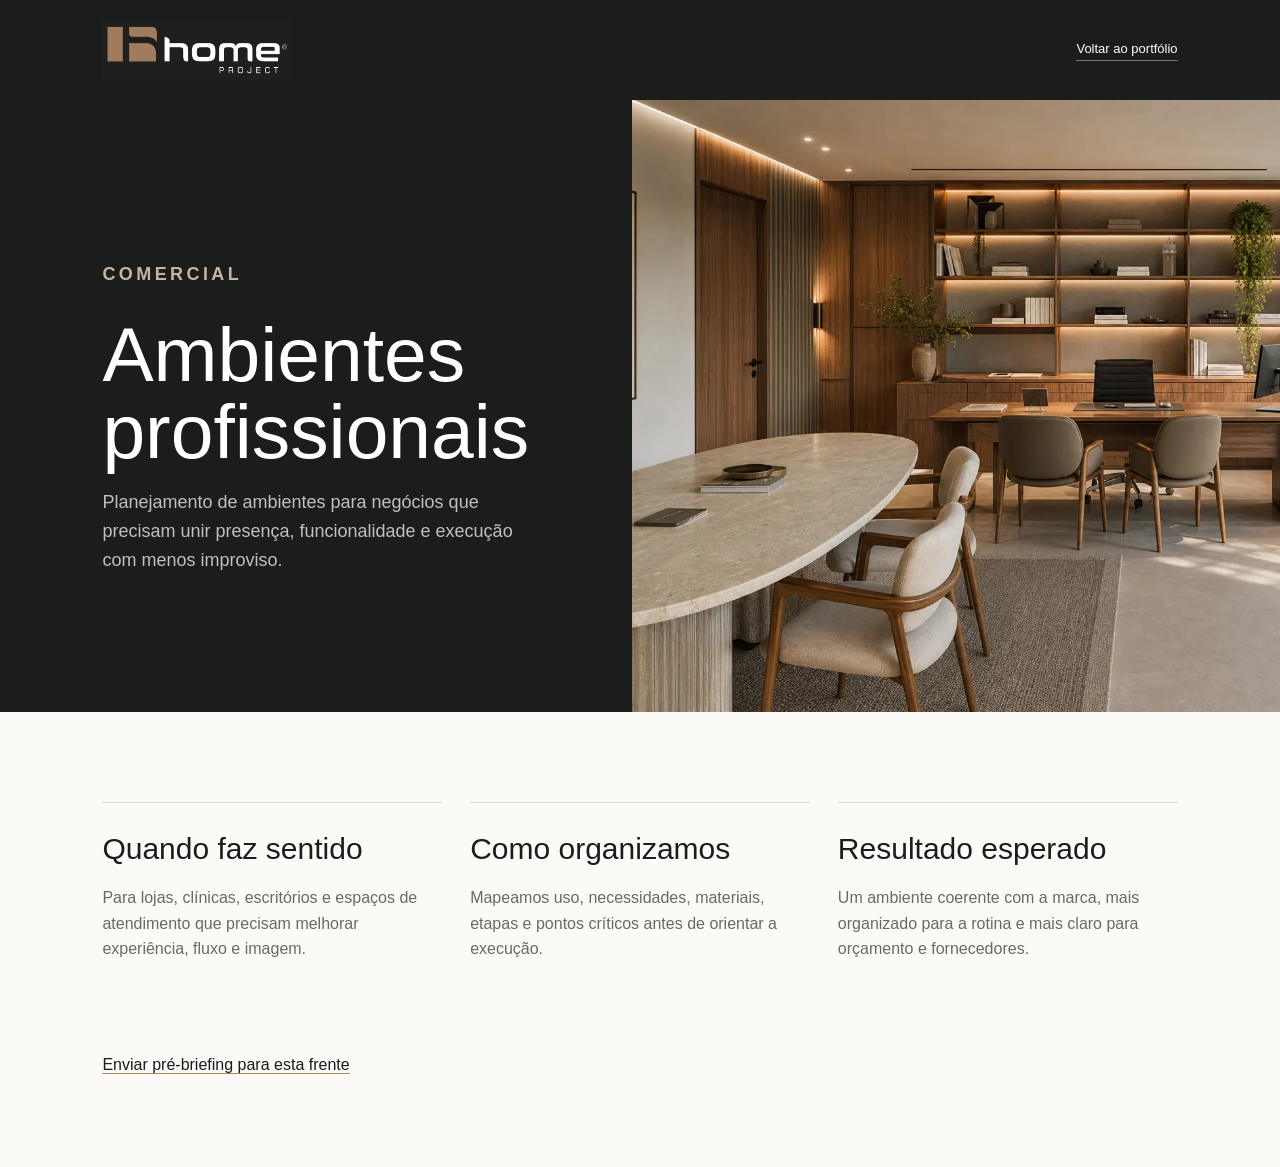
<file: projetos/ambientes-profissionais.html>
<!doctype html>
<html lang="pt-BR">
<head>
  <meta charset="utf-8">
  <meta name="viewport" content="width=device-width, initial-scale=1">
  <meta name="description" content="Planejamento de ambientes para negócios que precisam unir presença, funcionalidade e execução com menos improviso.">
  <title>Ambientes profissionais | Home Project</title>
  <link rel="icon" type="image/png" sizes="192x192" href="../assets/favicon-192.png">
  <link rel="stylesheet" href="../styles.css">
</head>
<body class="project-page">
  <header class="legal-header">
    <a href="../index.html" aria-label="Voltar ao site Home Project"><img src="../assets/home-project-logo.png" alt="Home Project"></a>
    <a href="../index.html#portfolio">Voltar ao portfólio</a>
  </header>
  <main>
    <section class="project-hero">
      <div class="project-hero-copy">
        <p class="section-kicker light">Comercial</p>
        <h1>Ambientes profissionais</h1>
        <p>Planejamento de ambientes para negócios que precisam unir presença, funcionalidade e execução com menos improviso.</p>
      </div>
      <div class="project-hero-media">
        <picture>
          <source srcset="../assets/resultado-corporativo.webp" type="image/webp">
          <img src="../assets/resultado-corporativo.png" alt="Ambientes profissionais" loading="eager">
        </picture>
      </div>
    </section>
    <section class="project-detail">
      <article><h2>Quando faz sentido</h2><p>Para lojas, clínicas, escritórios e espaços de atendimento que precisam melhorar experiência, fluxo e imagem.</p></article>
      <article><h2>Como organizamos</h2><p>Mapeamos uso, necessidades, materiais, etapas e pontos críticos antes de orientar a execução.</p></article>
      <article><h2>Resultado esperado</h2><p>Um ambiente coerente com a marca, mais organizado para a rotina e mais claro para orçamento e fornecedores.</p></article>
    </section>
    <div class="project-back"><a href="../index.html#briefing">Enviar pré-briefing para esta frente</a></div>
  </main>
</body>
</html>
</file>
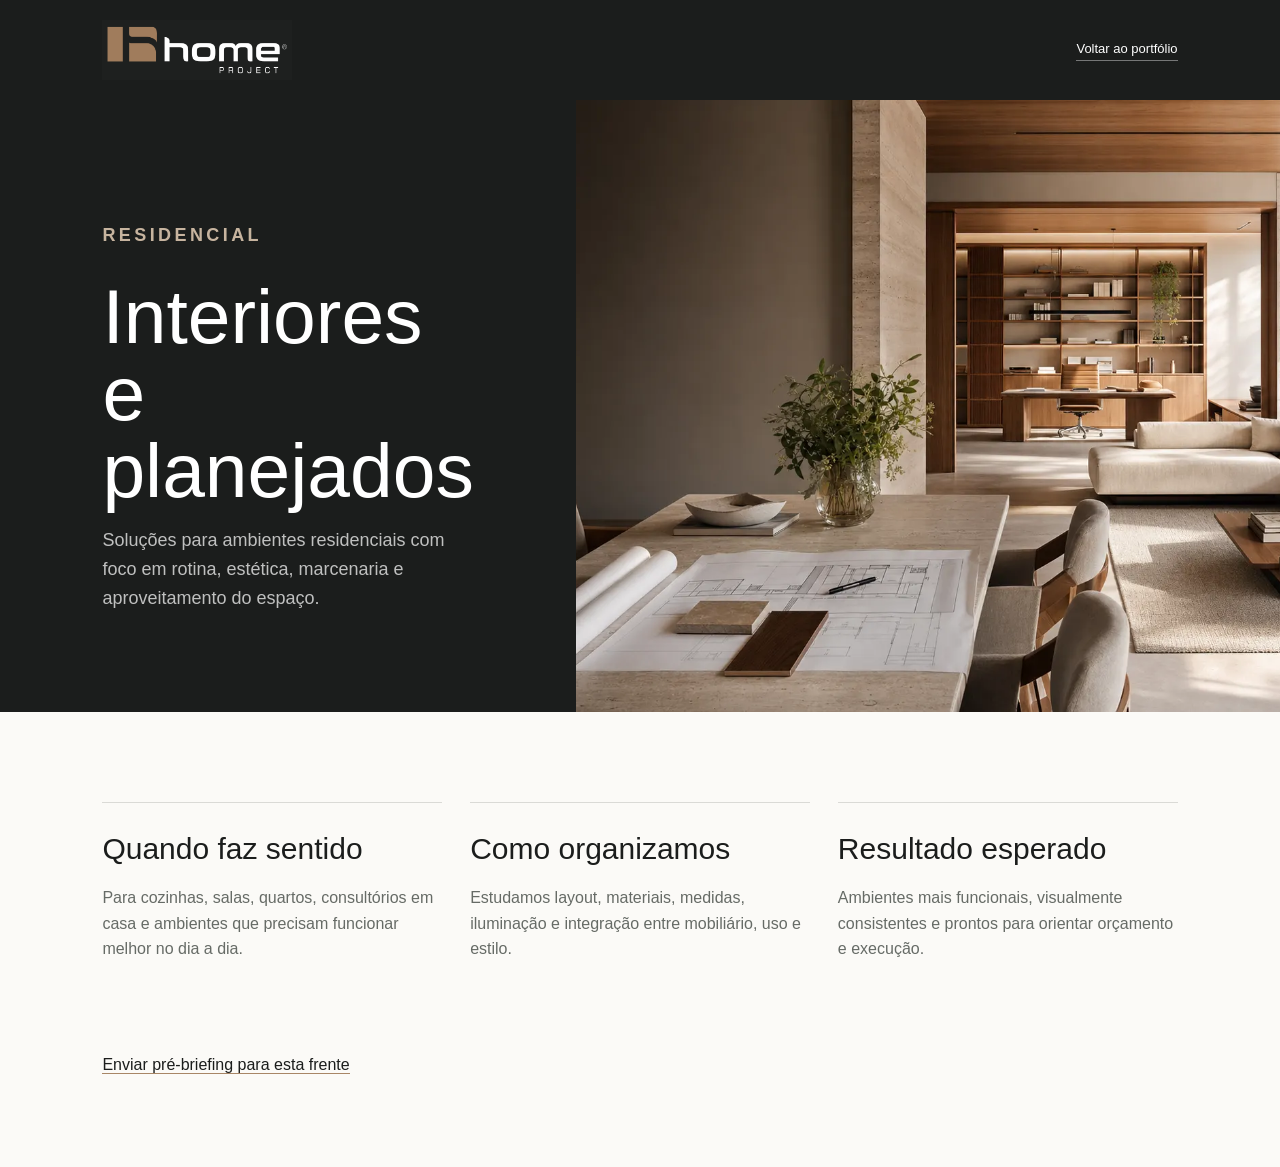
<file: projetos/interiores-e-planejados.html>
<!doctype html>
<html lang="pt-BR">
<head>
  <meta charset="utf-8">
  <meta name="viewport" content="width=device-width, initial-scale=1">
  <meta name="description" content="Soluções para ambientes residenciais com foco em rotina, estética, marcenaria e aproveitamento do espaço.">
  <title>Interiores e planejados | Home Project</title>
  <link rel="icon" type="image/png" sizes="192x192" href="../assets/favicon-192.png">
  <link rel="stylesheet" href="../styles.css">
</head>
<body class="project-page">
  <header class="legal-header">
    <a href="../index.html" aria-label="Voltar ao site Home Project"><img src="../assets/home-project-logo.png" alt="Home Project"></a>
    <a href="../index.html#portfolio">Voltar ao portfólio</a>
  </header>
  <main>
    <section class="project-hero">
      <div class="project-hero-copy">
        <p class="section-kicker light">Residencial</p>
        <h1>Interiores e planejados</h1>
        <p>Soluções para ambientes residenciais com foco em rotina, estética, marcenaria e aproveitamento do espaço.</p>
      </div>
      <div class="project-hero-media">
        <picture>
          <source srcset="../assets/hero-home-project.webp" type="image/webp">
          <img src="../assets/hero-home-project.png" alt="Interiores e planejados" loading="eager">
        </picture>
      </div>
    </section>
    <section class="project-detail">
      <article><h2>Quando faz sentido</h2><p>Para cozinhas, salas, quartos, consultórios em casa e ambientes que precisam funcionar melhor no dia a dia.</p></article>
      <article><h2>Como organizamos</h2><p>Estudamos layout, materiais, medidas, iluminação e integração entre mobiliário, uso e estilo.</p></article>
      <article><h2>Resultado esperado</h2><p>Ambientes mais funcionais, visualmente consistentes e prontos para orientar orçamento e execução.</p></article>
    </section>
    <div class="project-back"><a href="../index.html#briefing">Enviar pré-briefing para esta frente</a></div>
  </main>
</body>
</html>
</file>
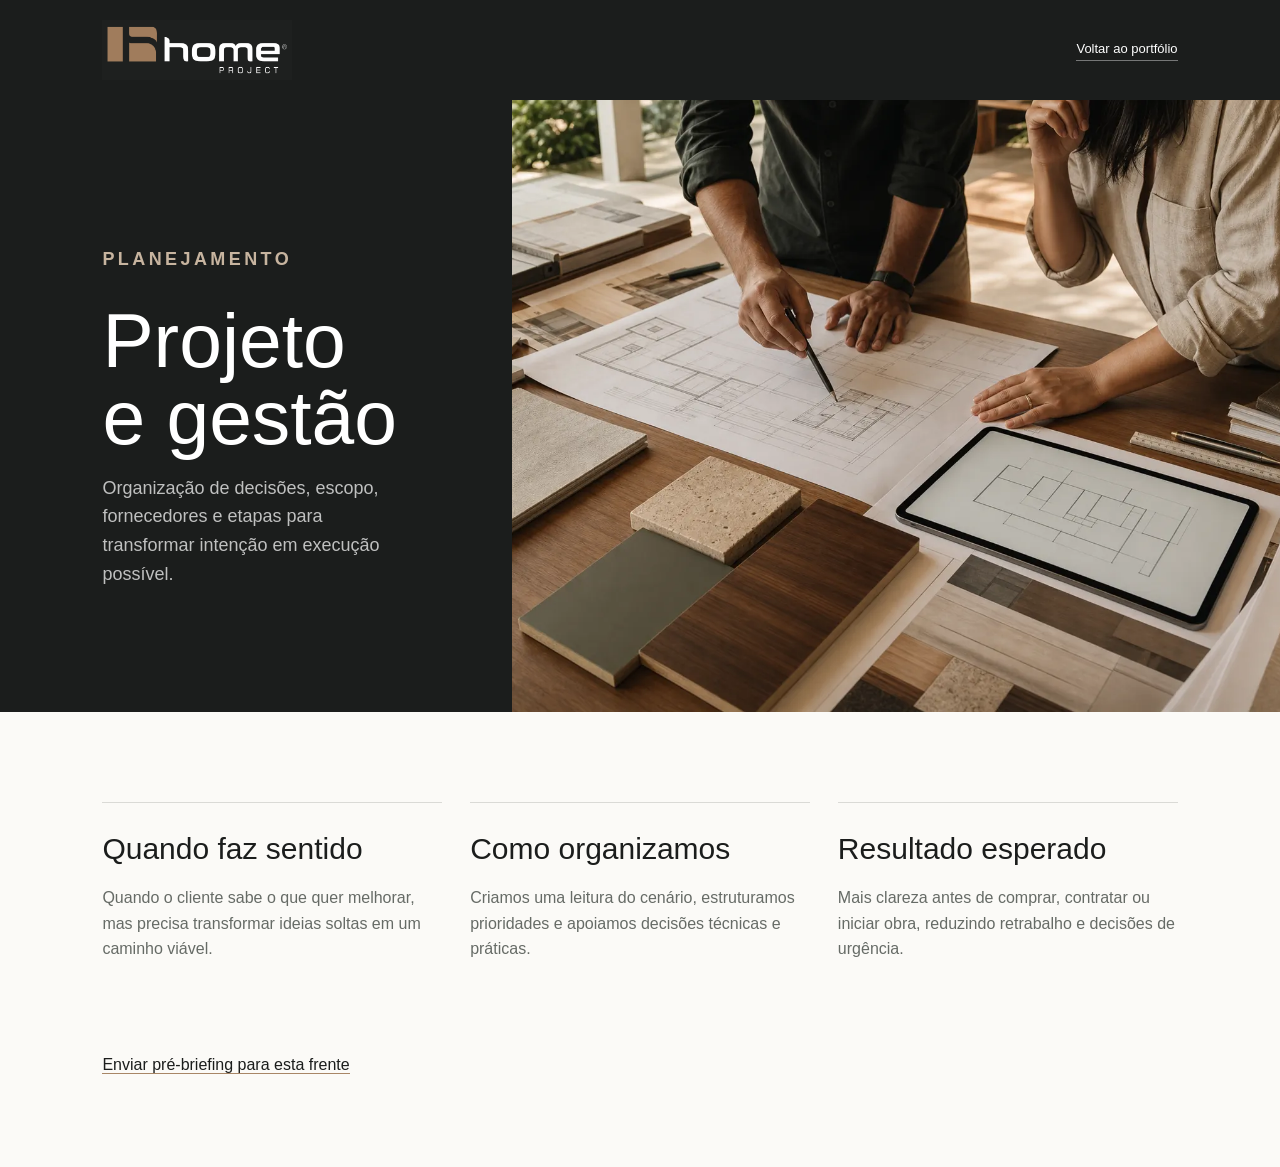
<file: projetos/projeto-e-gestao.html>
<!doctype html>
<html lang="pt-BR">
<head>
  <meta charset="utf-8">
  <meta name="viewport" content="width=device-width, initial-scale=1">
  <meta name="description" content="Organização de decisões, escopo, fornecedores e etapas para transformar intenção em execução possível.">
  <title>Projeto e gestão | Home Project</title>
  <link rel="icon" type="image/png" sizes="192x192" href="../assets/favicon-192.png">
  <link rel="stylesheet" href="../styles.css">
</head>
<body class="project-page">
  <header class="legal-header">
    <a href="../index.html" aria-label="Voltar ao site Home Project"><img src="../assets/home-project-logo.png" alt="Home Project"></a>
    <a href="../index.html#portfolio">Voltar ao portfólio</a>
  </header>
  <main>
    <section class="project-hero">
      <div class="project-hero-copy">
        <p class="section-kicker light">Planejamento</p>
        <h1>Projeto e gestão</h1>
        <p>Organização de decisões, escopo, fornecedores e etapas para transformar intenção em execução possível.</p>
      </div>
      <div class="project-hero-media">
        <picture>
          <source srcset="../assets/processo-planejamento.webp" type="image/webp">
          <img src="../assets/processo-planejamento.png" alt="Projeto e gestão" loading="eager">
        </picture>
      </div>
    </section>
    <section class="project-detail">
      <article><h2>Quando faz sentido</h2><p>Quando o cliente sabe o que quer melhorar, mas precisa transformar ideias soltas em um caminho viável.</p></article>
      <article><h2>Como organizamos</h2><p>Criamos uma leitura do cenário, estruturamos prioridades e apoiamos decisões técnicas e práticas.</p></article>
      <article><h2>Resultado esperado</h2><p>Mais clareza antes de comprar, contratar ou iniciar obra, reduzindo retrabalho e decisões de urgência.</p></article>
    </section>
    <div class="project-back"><a href="../index.html#briefing">Enviar pré-briefing para esta frente</a></div>
  </main>
</body>
</html>
</file>
<file: styles.css>
:root {
  --ink: #1b1d1c;
  --ink-soft: #2f322f;
  --ivory: #f5f3ef;
  --paper: #fbfaf7;
  --stone: #d8d1c7;
  --bronze: #a88666;
  --olive: #7d6046;
  --white: #fff;
  --line: rgba(30, 33, 31, .15);
  --serif: "Manrope", "DM Sans", Arial, sans-serif;
  --sans: "DM Sans", Arial, sans-serif;
}

* { box-sizing: border-box; }
html { scroll-behavior: smooth; }
body {
  margin: 0;
  color: var(--ink);
  background: var(--paper);
  font-family: var(--sans);
  line-height: 1.6;
}
img, picture { max-width: 100%; display: block; }
a { color: inherit; text-decoration: none; }
button { font: inherit; }

.site-header {
  position: absolute;
  z-index: 10;
  top: 0;
  left: 0;
  width: 100%;
  height: 104px;
  padding: 0 5vw;
  display: flex;
  align-items: center;
  justify-content: space-between;
  border-bottom: 1px solid rgba(255,255,255,.1);
}
.brand {
  display: inline-flex;
  align-items: center;
  opacity: .9;
}
.brand img {
  width: 182px;
  filter: drop-shadow(0 10px 24px rgba(0,0,0,.22));
}
.site-nav { display: flex; align-items: center; gap: 32px; color: rgba(255,255,255,.86); font-size: 14px; }
.site-nav a { transition: color .2s; }
.site-nav a:hover { color: var(--white); }
.nav-cta { padding: 11px 18px; border: 1px solid rgba(255,255,255,.48); letter-spacing:.04em; text-transform:uppercase; font-size:12px; }
.menu-toggle { display: none; background: none; border: 0; padding: 8px; }
.menu-toggle span { display:block; width:26px; height:1px; margin:7px; background:#fff; }

.hero { position: relative; min-height: 920px; display: flex; align-items: center; color: var(--white); overflow: hidden; }
.hero-picture, .hero-image { position: absolute; inset: 0; width: 100%; height: 100%; }
.hero-image { object-fit: cover; }
.hero-shade { position:absolute; inset:0; background:linear-gradient(90deg, rgba(20,20,18,.94) 0%, rgba(20,20,18,.7) 32%, rgba(20,20,18,.08) 68%); }
.hero-content { position:relative; z-index:1; width:min(760px, 62vw); margin-left:8vw; padding-top:80px; }
.eyebrow, .section-kicker { text-transform:uppercase; letter-spacing:.19em; font-size:12px; font-weight:600; }
.eyebrow { color:#d6c6b5; margin-bottom:28px; }
.hero h1 { margin:0; font-family:var(--serif); font-size:clamp(48px, 5.4vw, 82px); font-weight:500; letter-spacing:0; line-height:1.02; }
.hero h1 em { color:var(--bronze); font-style:normal; font-weight:500; }
.hero-copy { max-width:620px; margin:34px 0; color:rgba(255,255,255,.78); font-size:18px; }
.hero-actions { display:flex; align-items:center; gap:28px; flex-wrap:wrap; }
.button { display:inline-flex; align-items:center; justify-content:center; padding:14px 22px; font-size:13px; font-weight:500; letter-spacing:.04em; text-transform:uppercase; transition:transform .2s, background .2s, border-color .2s; }
.button:hover { transform:translateY(-2px); }
.button-primary { background:rgba(255,255,255,.94); color:var(--ink); border:1px solid rgba(255,255,255,.68); }
.text-link { font-size:14px; border-bottom:1px solid rgba(255,255,255,.45); padding-bottom:4px; }
.text-link span { margin-left:8px; }
.text-link.dark { border-color:var(--line); }
.hero-note { position:absolute; z-index:1; right:5vw; bottom:42px; width:300px; display:flex; gap:18px; padding-top:20px; border-top:1px solid rgba(255,255,255,.45); font-size:13px; }
.hero-note span { color:#c5aa8d; }
.hero-note p { margin:0; color:rgba(255,255,255,.72); }

.section { padding:120px 8vw; }
.section-kicker { color:var(--bronze); margin:0 0 28px; }
.manifesto { background:var(--ivory); }
.manifesto-grid { display:grid; grid-template-columns:1.35fr .65fr; gap:10vw; align-items:start; }
.manifesto h2, .section-heading h2, .method h2, .lara h2 {
  margin:0; font-family:var(--serif); font-size:clamp(42px, 5vw, 72px); font-weight:500; letter-spacing:0; line-height:1.08;
}
.manifesto-grid > div { padding-top:14px; }
.manifesto-grid p { margin:0 0 32px; color:#5c625d; font-size:17px; }

.solutions { background:var(--paper); }
.section-heading { display:flex; justify-content:space-between; gap:8vw; align-items:end; margin-bottom:70px; }
.section-heading > p { max-width:390px; color:#6a6e69; margin:0 0 10px; }
.solution-list { border-top:1px solid var(--line); }
.solution-card { position:relative; min-height:190px; display:grid; grid-template-columns:60px 1fr 1fr 80px; gap:30px; align-items:center; border-bottom:1px solid var(--line); transition:background .25s, padding .25s; }
.solution-card:hover { background:var(--ivory); padding:0 28px; }
.solution-card > span { color:var(--bronze); font-size:13px; }
.solution-card h3 { font-family:var(--serif); font-size:34px; font-weight:500; margin:0; }
.solution-card p { color:#6a6e69; margin:0; max-width:440px; }
.card-icon { justify-self:end; width:54px; height:54px; display:grid; place-items:center; border:1px solid var(--line); border-radius:50%; font-size:24px; }



.services { background:var(--paper); }
.service-grid { display:grid; grid-template-columns:repeat(4, minmax(0,1fr)); gap:14px; }
.service-grid article { border:1px solid var(--line); background:var(--ivory); padding:24px; min-height:260px; display:flex; flex-direction:column; }
.service-grid span { color:var(--bronze); font-size:12px; font-weight:600; letter-spacing:.14em; }
.service-grid h3 { margin:42px 0 14px; font-family:var(--serif); font-size:30px; line-height:1.08; font-weight:500; }
.service-grid p { margin:0; color:#6a6e69; font-size:15px; }
.portfolio-filter { display:flex; gap:8px; flex-wrap:wrap; margin:-40px 0 24px; }
.portfolio-filter button { border:1px solid var(--line); background:transparent; padding:10px 14px; color:var(--ink); cursor:pointer; font-size:13px; }
.portfolio-filter button.is-active, .portfolio-filter button:hover { background:var(--ink); color:white; border-color:var(--ink); }
.portfolio-card.is-hidden { display:none; }
.portfolio-link { display:inline-block; margin-top:18px; color:var(--ink); border-bottom:1px solid var(--bronze); font-size:13px; font-weight:600; }
.briefing { background:#e8e2d8; display:grid; grid-template-columns:.8fr 1.2fr; gap:8vw; align-items:start; }
.briefing-copy h2 { margin:0; font-family:var(--serif); font-size:clamp(42px,5vw,68px); font-weight:500; line-height:1.08; }
.briefing-copy p:not(.section-kicker) { color:#606560; max-width:520px; margin:28px 0 0; }
.briefing-form { display:grid; grid-template-columns:1fr 1fr; gap:12px; background:var(--paper); padding:24px; border:1px solid var(--line); }
.briefing-form label { display:grid; gap:6px; color:#5c625d; font-size:12px; font-weight:600; text-transform:uppercase; letter-spacing:.08em; }
.briefing-form input, .briefing-form select, .briefing-form textarea { width:100%; border:1px solid var(--line); background:white; color:var(--ink); padding:12px; font:inherit; font-size:14px; text-transform:none; letter-spacing:0; }
.briefing-form textarea { resize:vertical; }
.briefing-form .full, .briefing-form button { grid-column:1/-1; }
.project-page { background:var(--paper); }
.project-hero { min-height:68vh; display:grid; grid-template-columns:.8fr 1.2fr; background:var(--ink); color:white; }
.project-hero-copy { padding:120px 8vw 80px; display:flex; flex-direction:column; justify-content:center; }
.project-hero-copy h1 { margin:0; font-family:var(--serif); font-size:clamp(48px,6vw,84px); line-height:1; font-weight:500; }
.project-hero-copy p { color:rgba(255,255,255,.72); font-size:18px; max-width:560px; }
.project-hero-media img, .project-hero-media picture { width:100%; height:100%; object-fit:cover; }
.project-detail { padding:90px 8vw; display:grid; grid-template-columns:1fr 1fr 1fr; gap:28px; }
.project-detail article { border-top:1px solid var(--line); padding-top:22px; }
.project-detail h2 { font-family:var(--serif); font-weight:500; font-size:30px; margin:0 0 12px; }
.project-detail p { color:#666b66; margin:0; }
.project-back { padding:0 8vw 90px; }
.project-back a { border-bottom:1px solid var(--bronze); }
.portfolio { background:var(--ivory); }
.portfolio-grid { display:grid; grid-template-columns:1.15fr .85fr .85fr; gap:18px; align-items:stretch; }
.portfolio-card { background:var(--paper); border:1px solid var(--line); display:flex; flex-direction:column; min-height:100%; }
.portfolio-card picture { aspect-ratio:4/3; width:100%; overflow:hidden; background:#ddd5c7; }
.portfolio-card.featured picture { aspect-ratio:16/10; }
.portfolio-card img { width:100%; height:100%; object-fit:cover; transition:transform .28s ease; }
.portfolio-card:hover img { transform:scale(1.035); }
.portfolio-card div { padding:24px; }
.portfolio-card span { display:block; color:var(--bronze); font-size:12px; font-weight:600; letter-spacing:.16em; text-transform:uppercase; margin-bottom:12px; }
.portfolio-card h3 { margin:0; font-family:var(--serif); font-size:clamp(26px,2.7vw,38px); line-height:1.08; font-weight:500; }
.portfolio-card p { margin:16px 0 0; color:#6a6e69; font-size:15px; }
.portfolio-cta { margin-top:28px; padding-top:24px; border-top:1px solid var(--line); display:flex; justify-content:space-between; gap:22px; align-items:center; }
.portfolio-cta p { margin:0; color:#5c625d; font-size:17px; }
.button-dark { background:var(--ink); color:white; border:1px solid var(--ink); }
.method { display:grid; grid-template-columns:1.08fr .92fr; padding:0; background:var(--ivory); }
.method-media { position:relative; min-height:860px; overflow:hidden; }
.method-media picture, .method-media img { width:100%; height:100%; }
.method-media img { object-fit:cover; }
.media-label { position:absolute; left:30px; bottom:30px; padding:12px 16px; background:rgba(251,250,246,.92); font-size:12px; text-transform:uppercase; letter-spacing:.12em; }
.method-content { padding:110px 8vw 90px 7vw; }
.method h2 { font-size:clamp(42px,4.4vw,68px); }
.steps { list-style:none; margin:60px 0 0; padding:0; border-top:1px solid var(--line); }
.steps li { display:grid; grid-template-columns:50px 1fr; gap:20px; padding:24px 0; border-bottom:1px solid var(--line); }
.steps li > span { color:var(--bronze); font-size:12px; }
.steps strong { font-size:18px; }
.steps p { margin:5px 0 0; color:#6a6e69; font-size:14px; }

.result { padding:0; display:grid; grid-template-columns:.85fr 1.15fr; min-height:720px; background:var(--ink); color:var(--white); }
.result-copy { display:flex; flex-direction:column; justify-content:center; padding:90px 7vw; }
.section-kicker.light { color:#c7b49f; }
.result blockquote { margin:20px 0 70px; font-family:var(--serif); font-size:clamp(38px,4vw,61px); line-height:1.12; font-weight:500; }
.result-media picture, .result-media img { width:100%; height:100%; }
.result-media img { object-fit:cover; }
.result-stats { display:grid; grid-template-columns:repeat(3,1fr); gap:20px; padding-top:26px; border-top:1px solid rgba(255,255,255,.2); }
.result-stats strong { display:block; font-family:var(--serif); color:#c7b49f; font-size:32px; font-weight:500; }
.result-stats span { color:rgba(255,255,255,.55); font-size:12px; }

.confidence { background:var(--paper); }
.confidence-grid { display:grid; grid-template-columns:repeat(3, 1fr); border-top:1px solid var(--line); }
.confidence-grid article { padding:34px 36px 10px 0; border-right:1px solid var(--line); }
.confidence-grid article + article { padding-left:36px; }
.confidence-grid article:last-child { border-right:0; }
.confidence-grid strong { font-family:var(--serif); font-size:27px; font-weight:500; }
.confidence-grid p { color:#6a6e69; margin:14px 0 0; }

.faq { display:grid; grid-template-columns:.75fr 1.25fr; gap:10vw; background:var(--ivory); }
.faq-intro h2 { margin:0; font-family:var(--serif); font-size:clamp(42px,5vw,70px); font-weight:500; line-height:1.08; }
.faq-intro > p:last-child { color:#6a6e69; max-width:420px; }
.faq-list { border-top:1px solid var(--line); }
.faq-list details { border-bottom:1px solid var(--line); padding:24px 0; }
.faq-list summary { cursor:pointer; list-style:none; display:flex; justify-content:space-between; gap:20px; font-size:18px; font-weight:600; }
.faq-list summary::-webkit-details-marker { display:none; }
.faq-list summary::after { content:"+"; color:var(--bronze); font-size:24px; font-weight:400; }
.faq-list details[open] summary::after { content:"−"; }
.faq-list p { color:#6a6e69; margin:16px 50px 0 0; }

.lara { background:#e8e2d8; display:grid; grid-template-columns:1fr .8fr; gap:10vw; align-items:center; }
.lara-intro > p:not(.section-kicker) { color:#606560; max-width:580px; margin:28px 0; font-size:17px; }
.lara-availability { display:flex; align-items:center; gap:10px; font-size:13px; }
.lara-availability i, .chat-header > i { width:8px; height:8px; border-radius:50%; background:var(--bronze); box-shadow:0 0 0 4px rgba(168,134,102,.13); }
.chat-card { background:var(--paper); padding:26px; box-shadow:0 28px 70px rgba(27,29,28,.12); border:1px solid var(--line); }
.chat-header { display:flex; align-items:center; gap:13px; padding-bottom:22px; border-bottom:1px solid var(--line); }
.lara-avatar { width:46px; height:46px; border-radius:50%; display:grid; place-items:center; color:white; background:var(--ink); font-family:var(--serif); font-size:18px; }
.chat-header div:nth-child(2) { display:grid; flex:1; }
.chat-header span { color:#777b76; font-size:12px; }
.chat-body { padding:28px 0; }
.message { max-width:88%; padding:14px 17px; border-radius:3px; background:#eeebe5; font-size:14px; }
.quick-options { margin-top:22px; display:grid; grid-template-columns:1fr 1fr; gap:9px; }
.quick-options button { text-align:left; padding:12px; border:1px solid var(--line); background:transparent; color:#4e534e; font-size:12px; cursor:pointer; border-radius:0; }
.quick-options button:hover { border-color:var(--bronze); color:var(--bronze); }
.button-chat { width:100%; justify-content:space-between; background:var(--ink); color:white; }
.chat-card small { display:block; margin-top:13px; color:#8a8d88; font-size:10px; text-align:center; }

.floating-contact { position:fixed; z-index:20; right:22px; bottom:22px; display:flex; flex-direction:column; align-items:flex-end; gap:8px; transition:opacity .2s, transform .2s, visibility .2s; }
.floating-contact.is-hidden { opacity:0; visibility:hidden; pointer-events:none; transform:translateY(12px); }
.floating-contact a { min-height:42px; padding:11px 15px; display:flex; align-items:center; gap:9px; color:white; font-size:12px; font-weight:600; box-shadow:0 10px 30px rgba(0,0,0,.18); transition:transform .2s; }
.floating-contact a:hover { transform:translateY(-2px); }
.floating-icon { width:22px; text-align:center; font-size:10px; letter-spacing:.05em; }
.floating-instagram { background:var(--ink); }
.floating-whatsapp { background:var(--bronze); }

.site-footer { background:#171917; color:white; padding:70px 8vw 28px; display:grid; grid-template-columns:220px 1fr auto; gap:50px; align-items:start; }
.site-footer img { width:210px; }
.site-footer p { margin:8px 0; color:rgba(255,255,255,.6); }
.site-footer > div { display:grid; text-align:right; gap:8px; font-size:13px; }
.site-footer small { grid-column:1/-1; padding-top:28px; border-top:1px solid rgba(255,255,255,.15); color:rgba(255,255,255,.4); }

.legal-page { background:var(--ivory); }
.legal-header { min-height:100px; padding:20px 8vw; display:flex; align-items:center; justify-content:space-between; background:var(--ink); color:white; }
.legal-header img { width:190px; }
.legal-header > a:last-child { font-size:13px; border-bottom:1px solid rgba(255,255,255,.4); }
.legal-content { max-width:900px; margin:0 auto; padding:100px 6vw 120px; }
.legal-content h1 { margin:0 0 30px; font-family:var(--serif); font-size:clamp(48px,6vw,76px); font-weight:500; line-height:1; }
.legal-content h2 { margin:42px 0 8px; font-family:var(--serif); font-size:27px; font-weight:500; }
.legal-content p { color:#565c57; font-size:16px; }
.legal-content a { border-bottom:1px solid var(--bronze); }
.legal-update { margin-top:60px; font-size:13px !important; }

@media (max-width: 950px) {
  .site-header { height:82px; }
  .brand img { width:150px; }
  .menu-toggle { display:block; z-index:2; }
  .site-nav { display:none; position:absolute; top:82px; left:0; width:100%; padding:28px 5vw; background:#1d201e; flex-direction:column; align-items:flex-start; }
  .site-nav.open { display:flex; }
  .hero { min-height:820px; }
  .hero-content { width:84vw; }
  .hero-note { display:none; }
  .manifesto-grid, .method, .result, .lara, .faq { grid-template-columns:1fr; }
  .portfolio-grid, .service-grid, .briefing, .project-hero, .project-detail { grid-template-columns:1fr; }
  .portfolio-cta { align-items:flex-start; flex-direction:column; }
  .briefing-form { grid-template-columns:1fr; }
  .project-hero-copy { padding:100px 6vw 70px; }
  .section-heading { align-items:start; flex-direction:column; }
  .solution-card { grid-template-columns:45px 1fr 60px; padding:24px 0; }
  .solution-card p { grid-column:2/4; }
  .method-media { min-height:540px; }
  .result-media { min-height:520px; order:-1; }
  .confidence-grid { grid-template-columns:1fr; }
  .confidence-grid article, .confidence-grid article + article { padding:28px 0; border-right:0; border-bottom:1px solid var(--line); }
  .site-footer { grid-template-columns:1fr; }
  .site-footer > div { text-align:left; }
}

@media (max-width: 600px) {
  .section { padding:82px 6vw; }
  .hero { min-height:760px; }
  .hero-shade { background:linear-gradient(90deg, rgba(20,20,18,.88), rgba(20,20,18,.35)); }
  .hero-content { margin-left:6vw; width:88vw; }
  .hero h1 { font-size:48px; }
  .hero-copy { font-size:16px; }
  .solution-card { grid-template-columns:36px 1fr 48px; }
  .solution-card h3 { font-size:27px; }
  .method-content { padding:80px 6vw; }
  .result-copy { padding:80px 6vw; }
  .result-stats { grid-template-columns:1fr; }
  .quick-options { grid-template-columns:1fr; }
  .floating-contact { right:12px; bottom:12px; gap:9px; }
  .floating-contact a { width:48px; height:48px; min-height:48px; padding:0; justify-content:center; border-radius:50%; }
  .floating-contact .floating-icon { width:auto; font-size:11px; }
  .floating-contact .floating-label { position:absolute; width:1px; height:1px; overflow:hidden; clip:rect(0 0 0 0); white-space:nowrap; }
  .site-footer { padding:60px 6vw 24px; }
}
</file>
